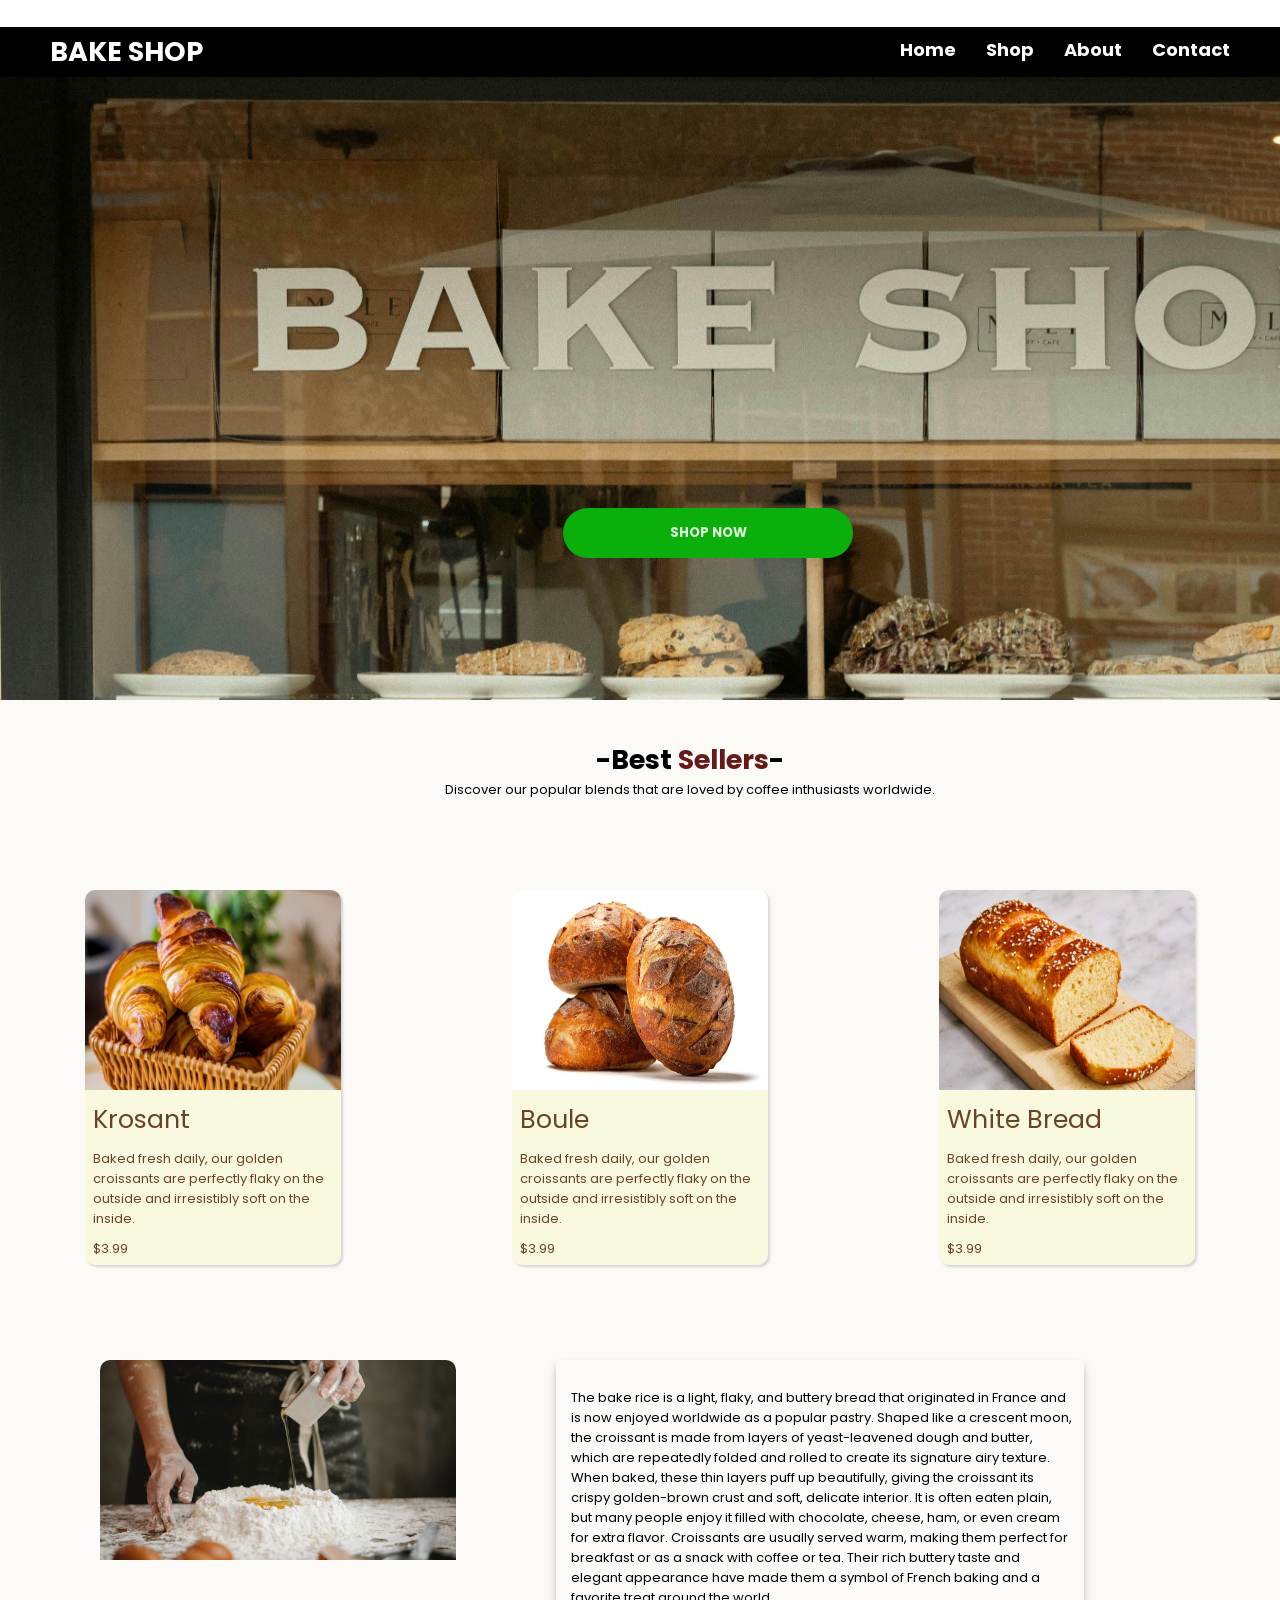
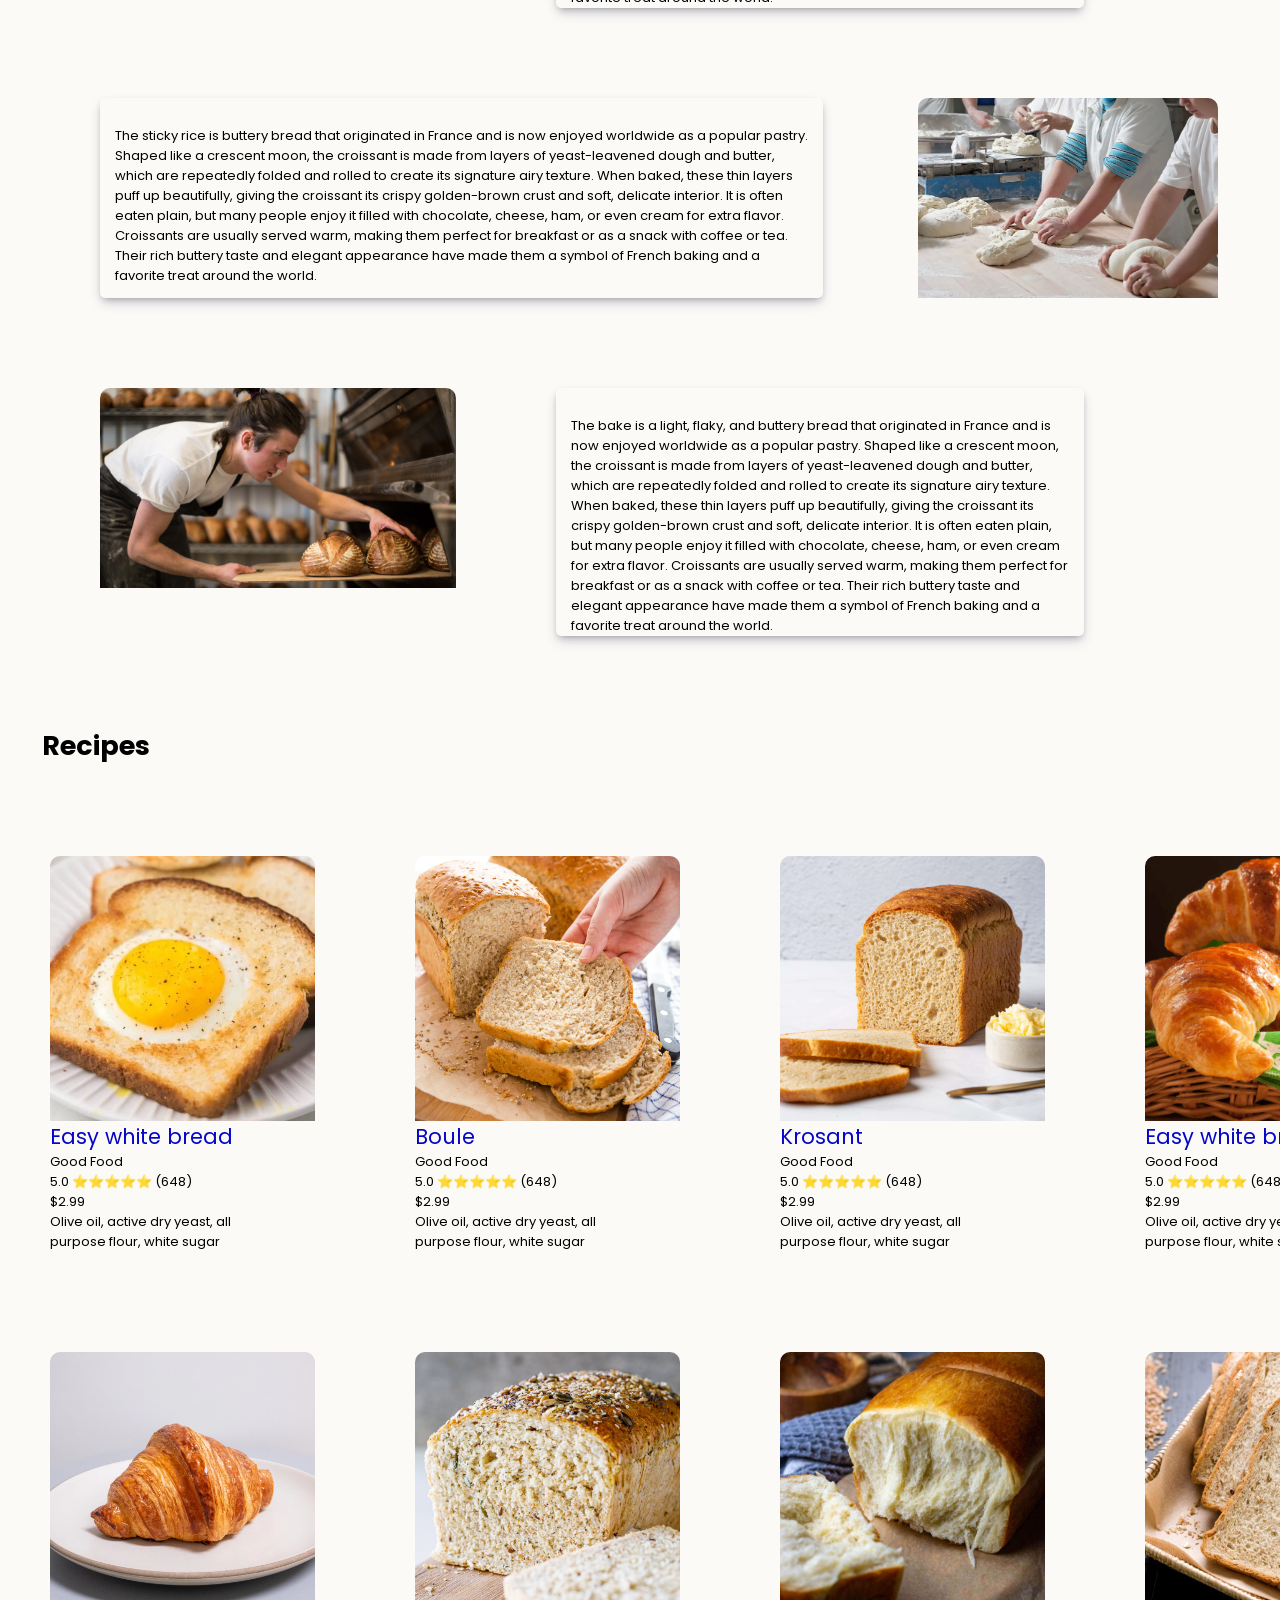
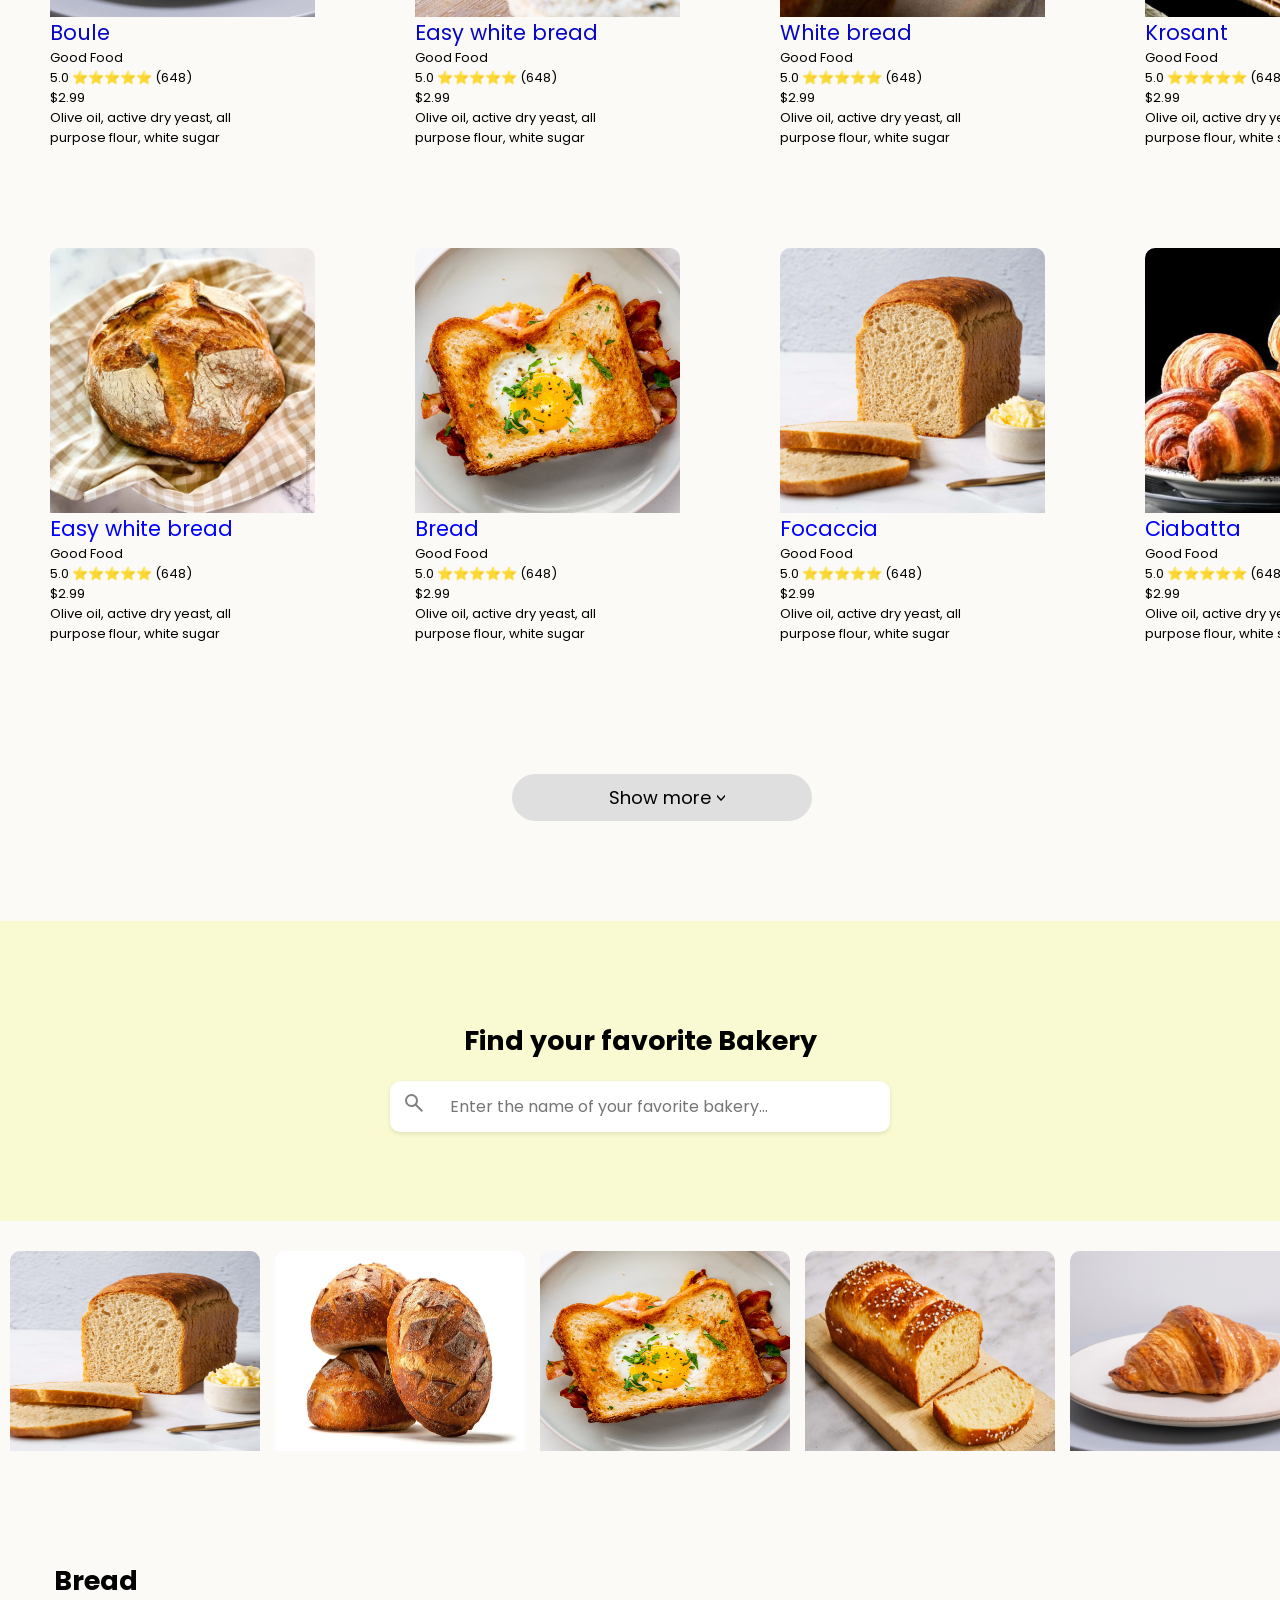
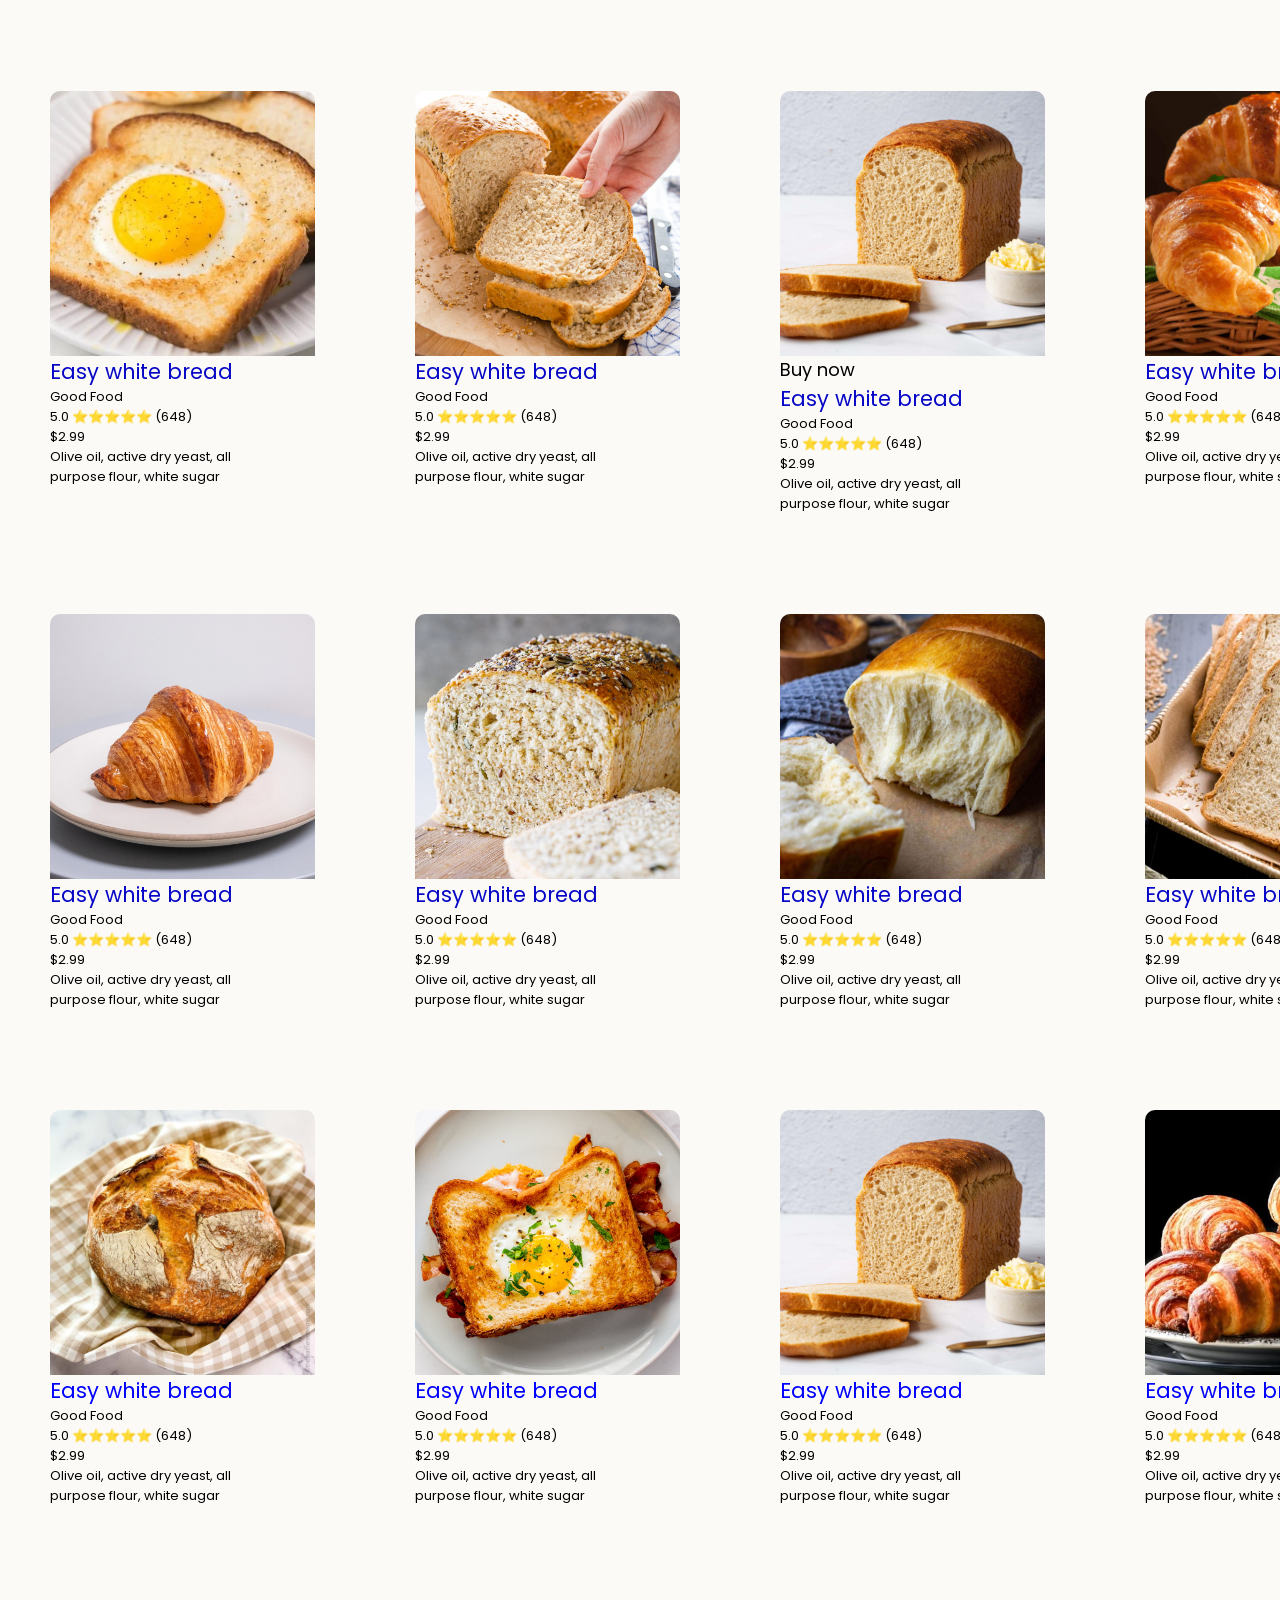
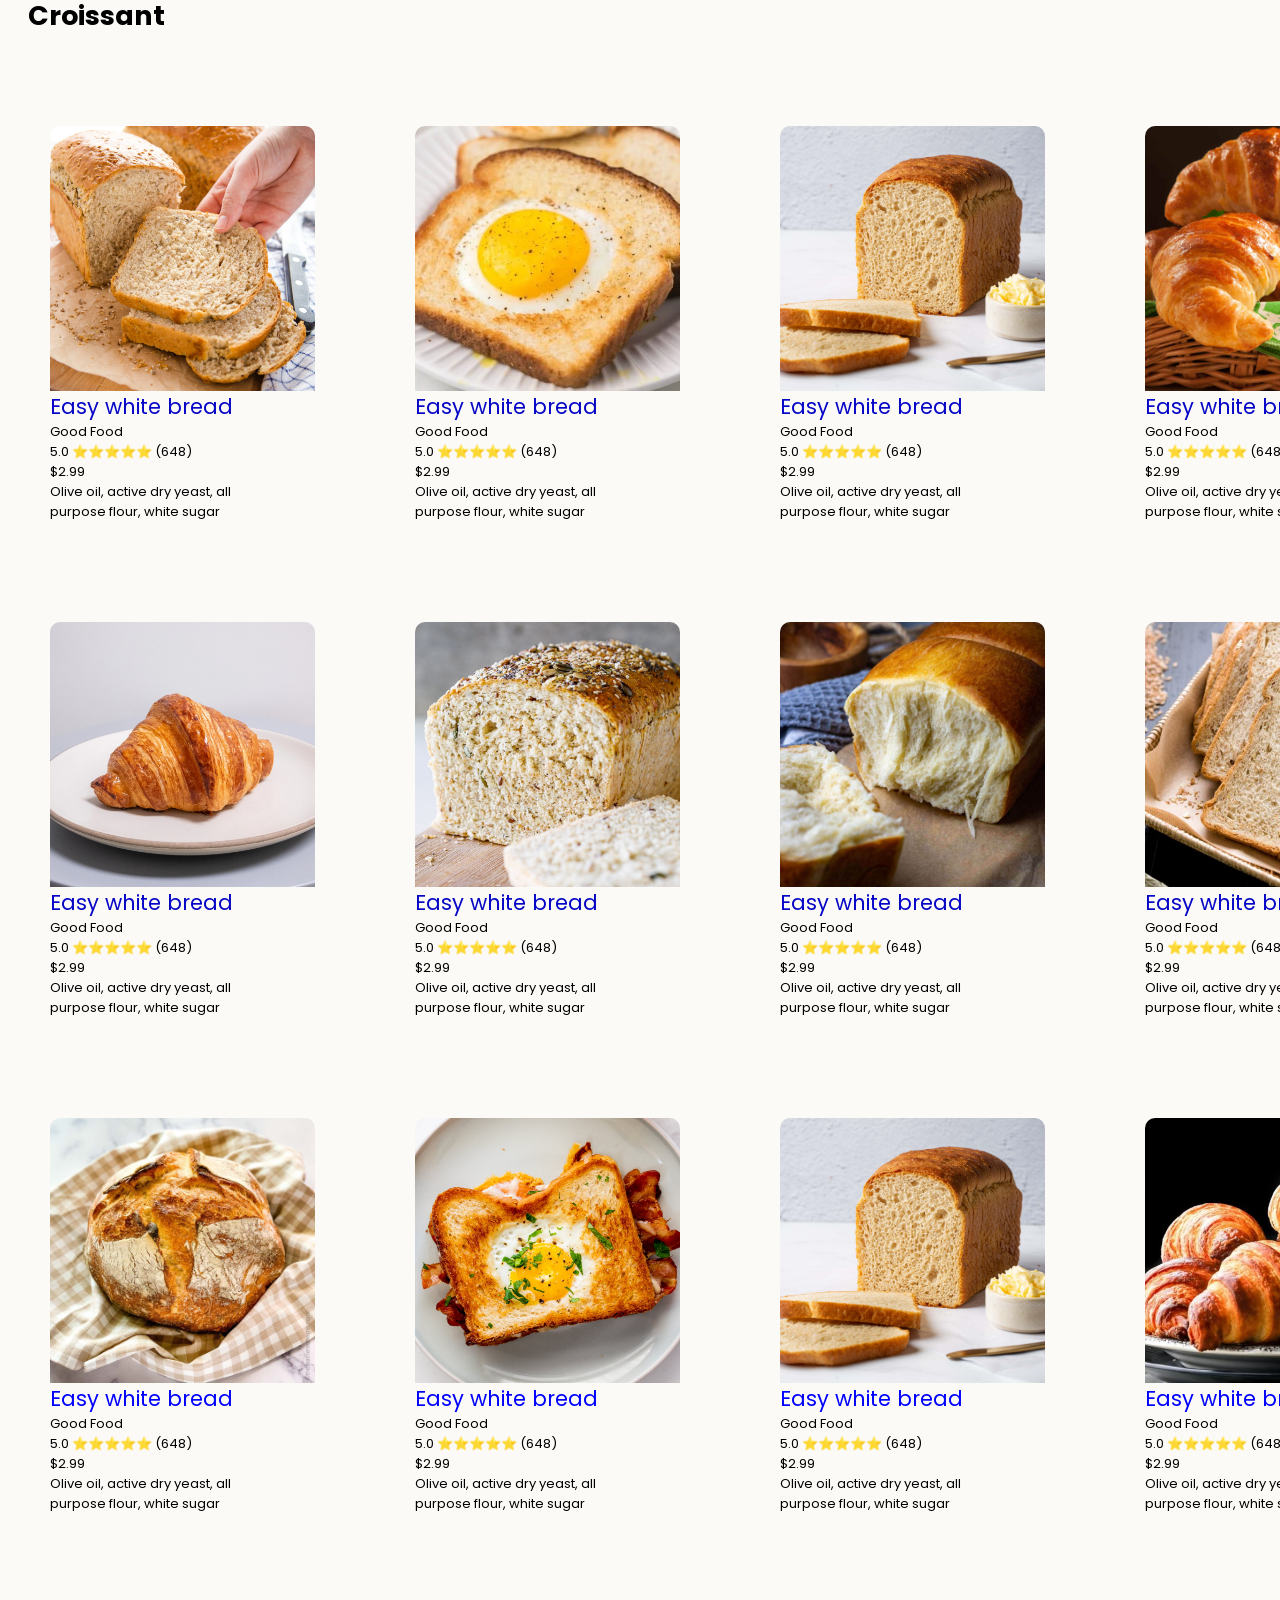
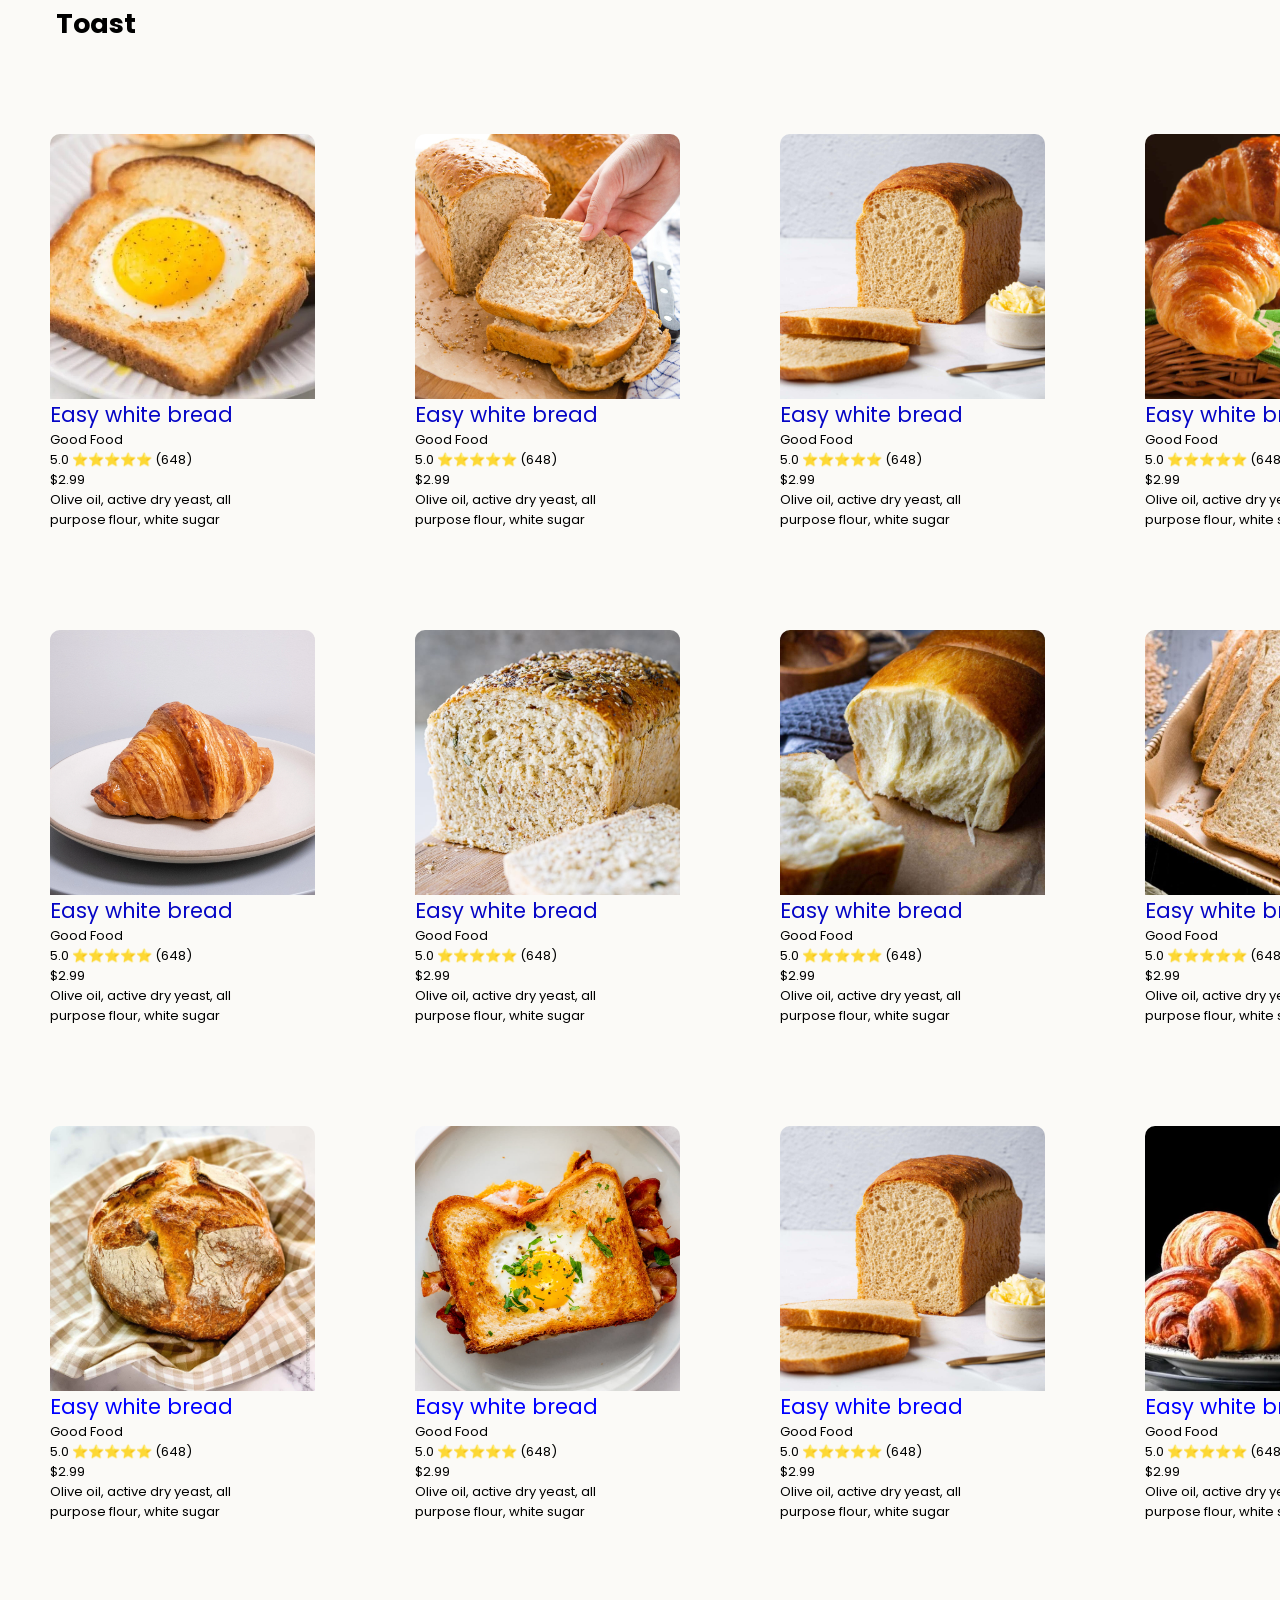
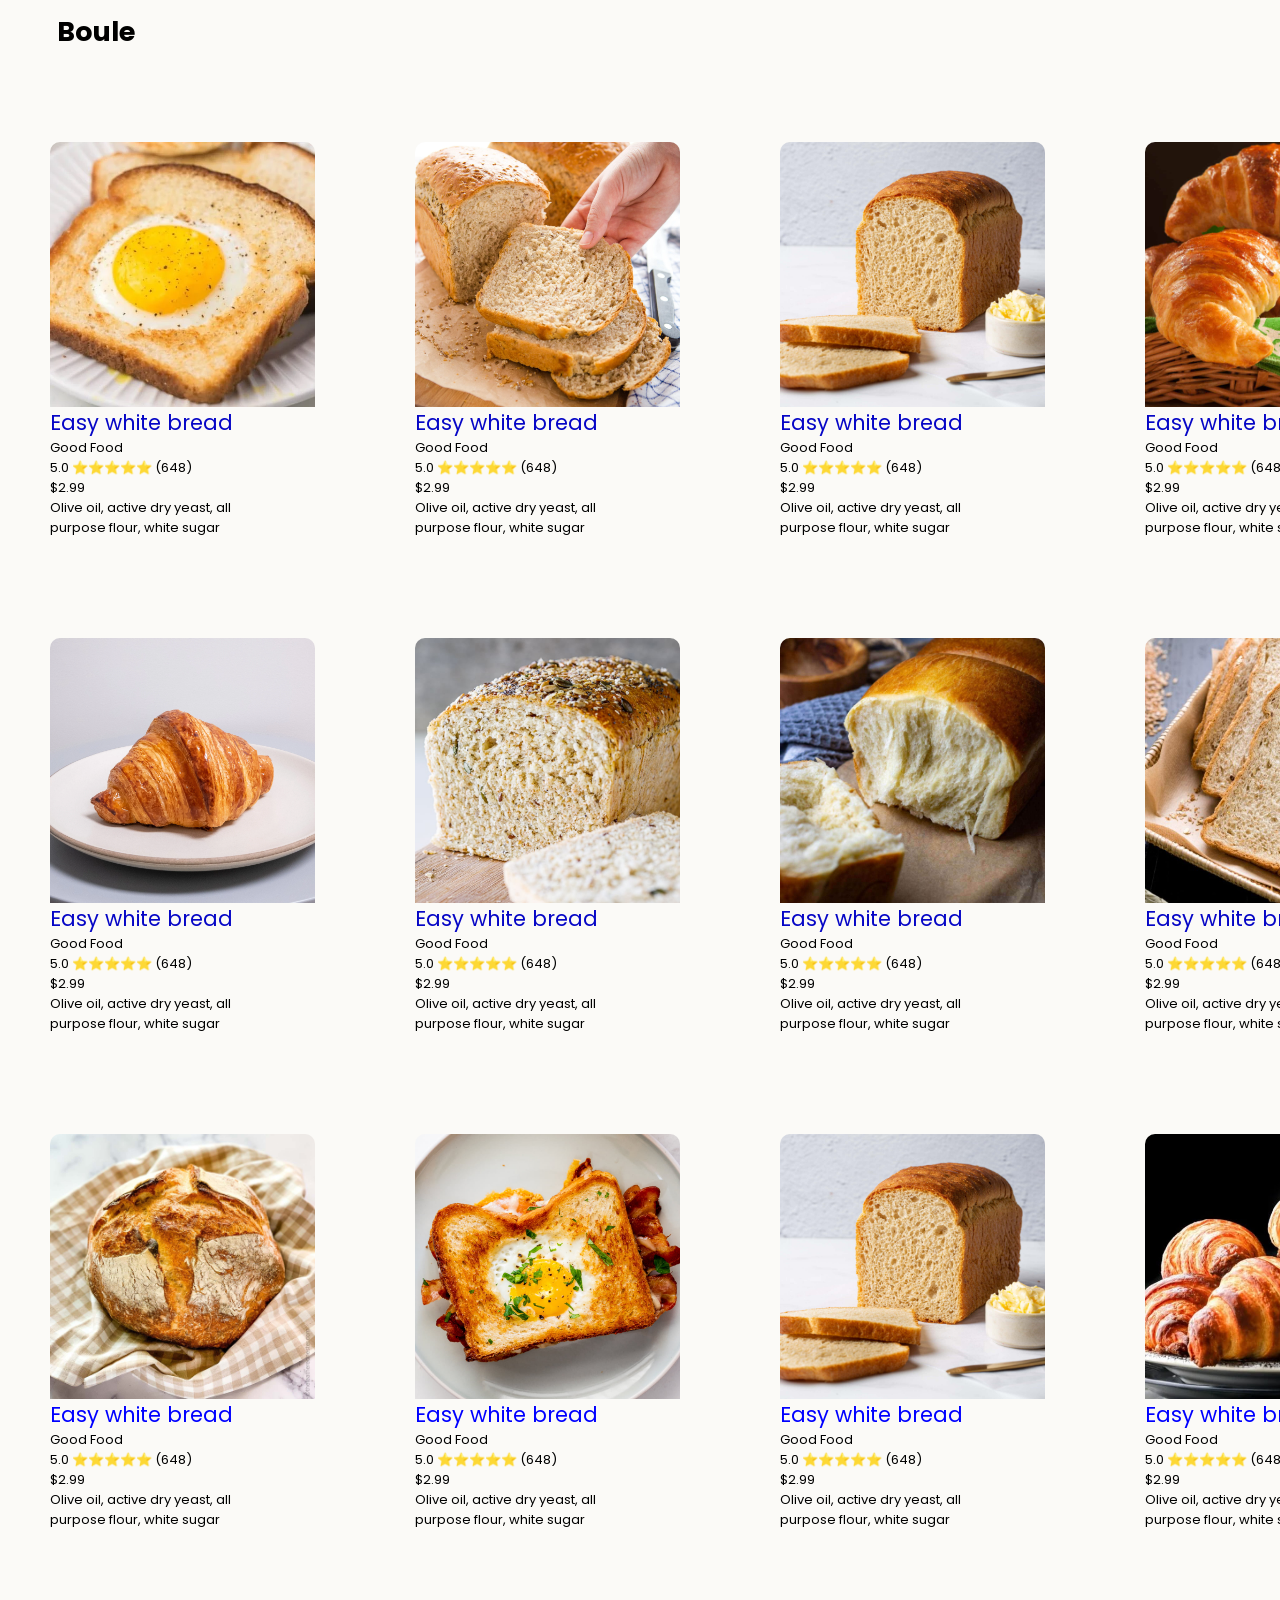
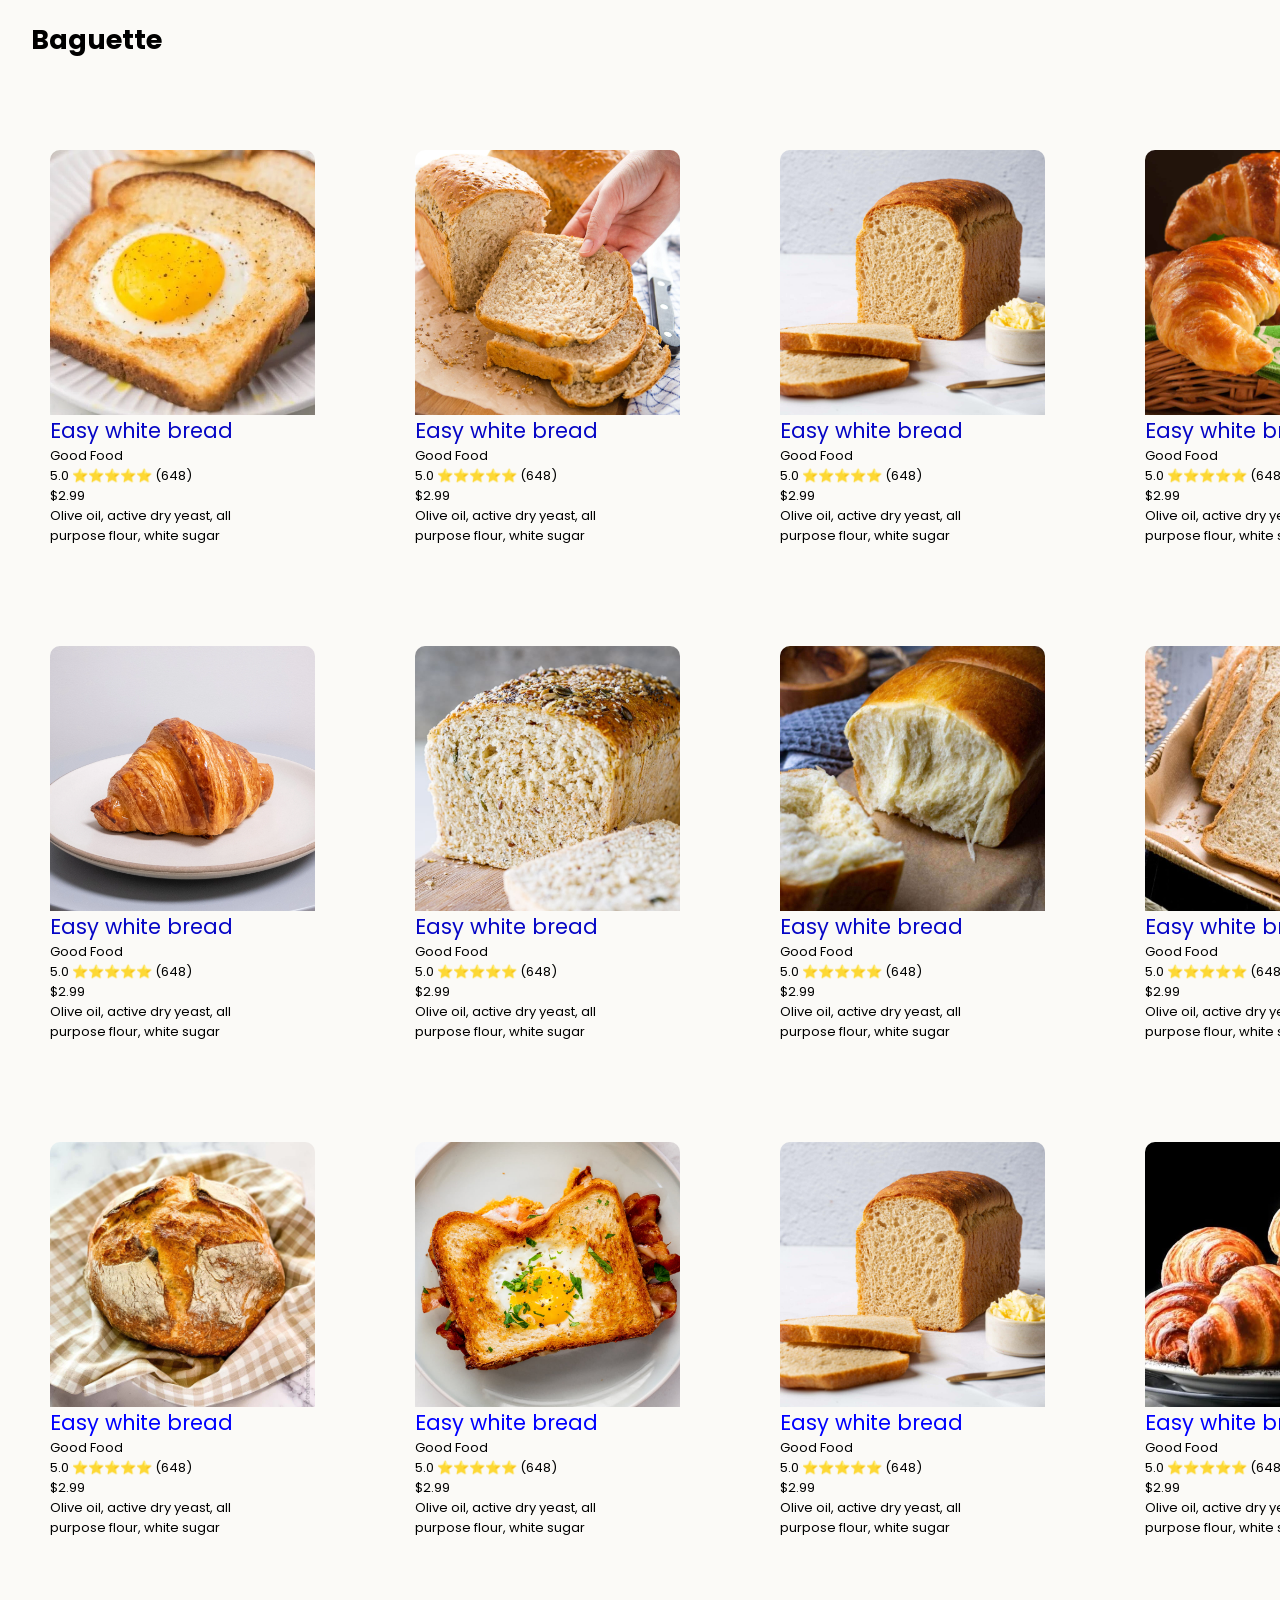
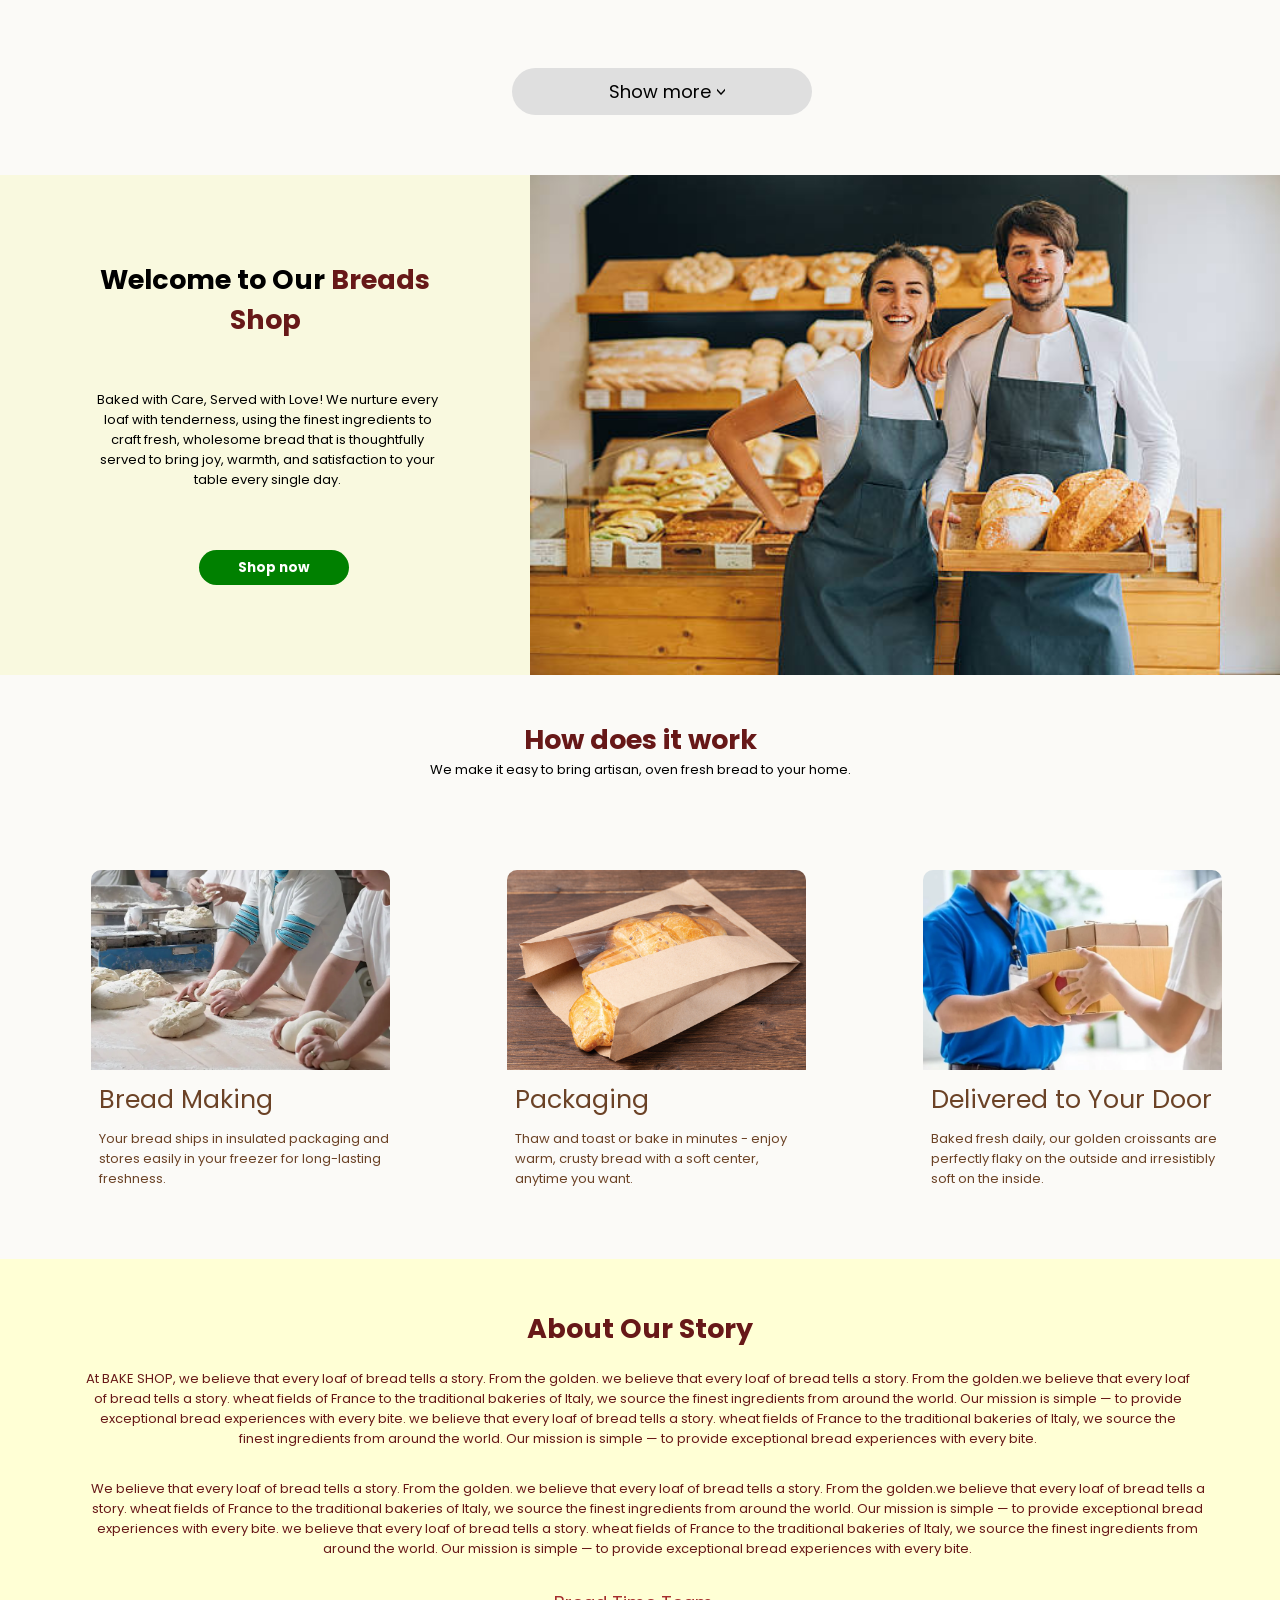
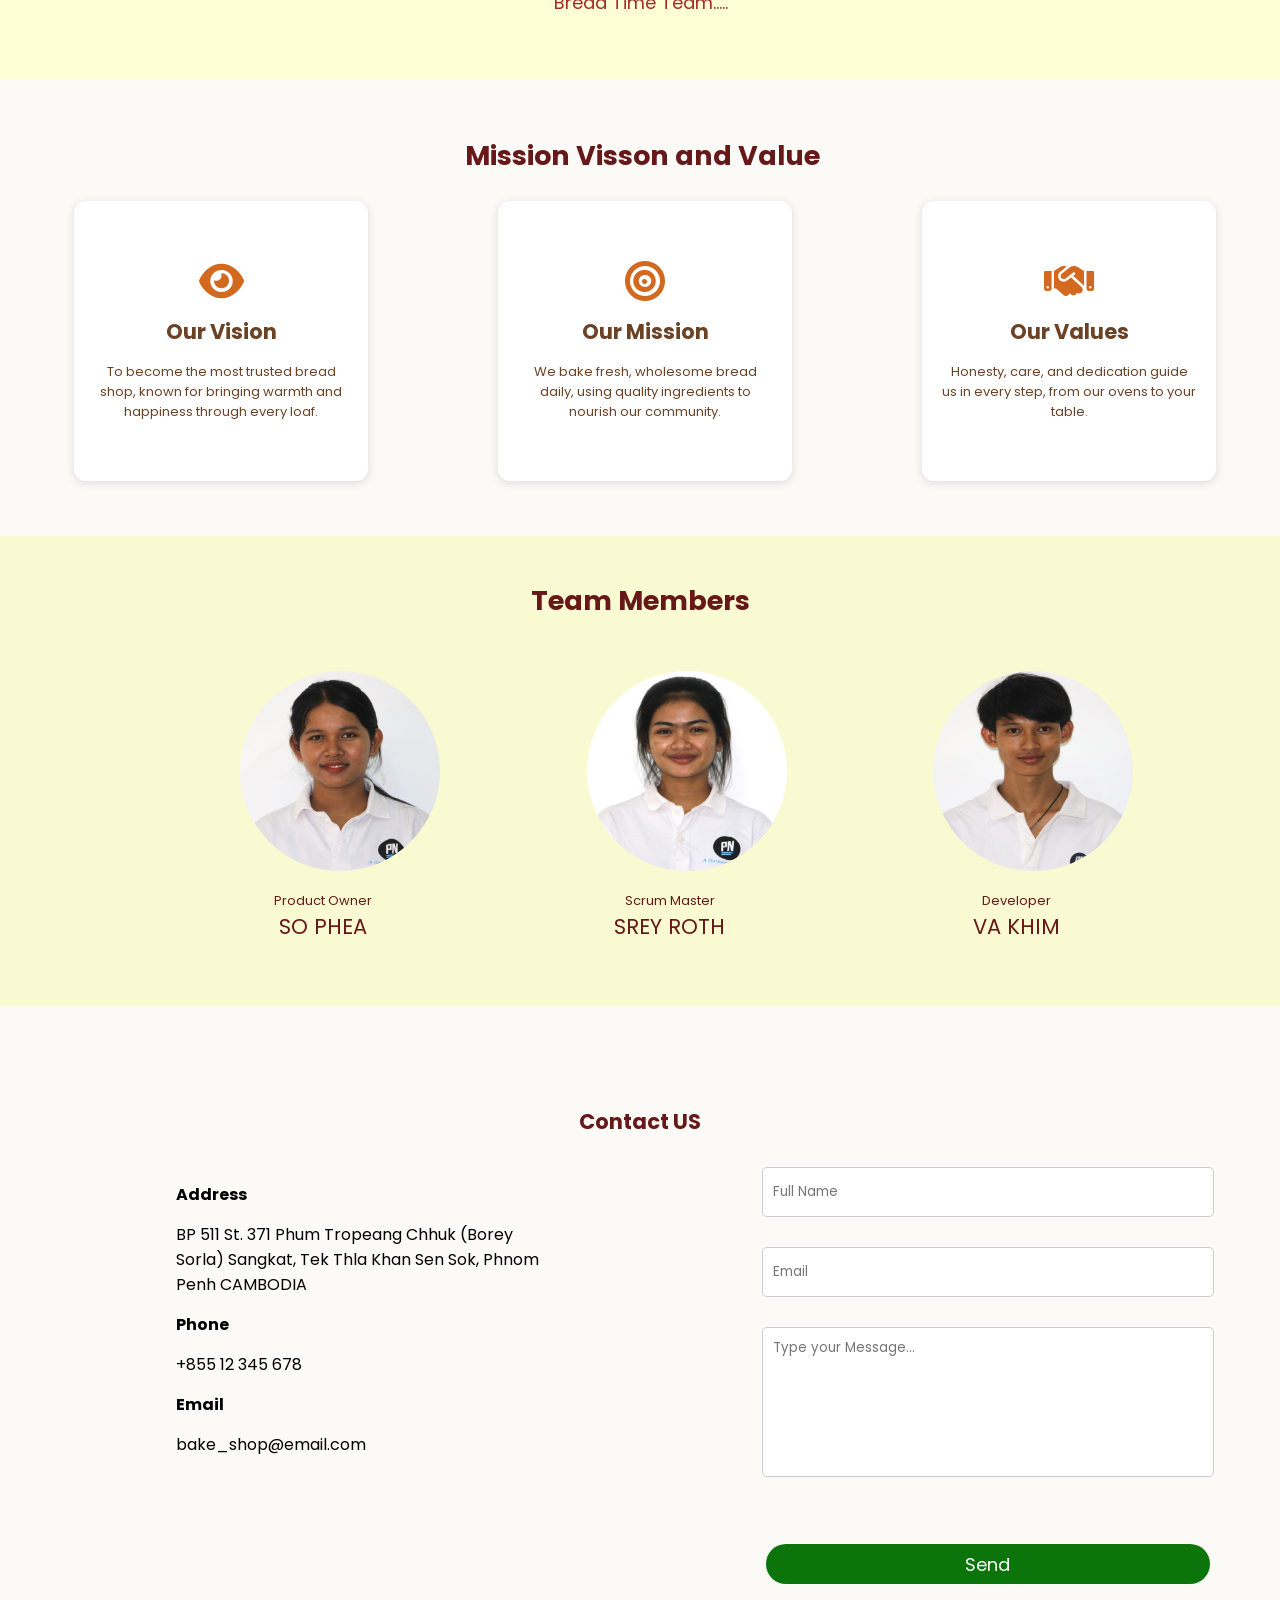
<file: index.html>
<!DOCTYPE html>
<html lang="en">

<head>
    <meta charset="UTF-8">
    <meta name="viewport" content="width=device-width, initial-scale=1.0">
    <title>BAKE SHOP</title>
    <link rel="stylesheet" href="../style/index.css">
    <link rel="stylesheet" href="https://cdnjs.cloudflare.com/ajax/libs/font-awesome/6.4.0/css/all.min.css">
    <link rel="icon" type="image/png" href="./images/logo.png">
</head>

<body>
    <section id="home">
        <section class="navbar">
            <div class="marquee-container">
                <div class="marquee-text">Enjoyed your time, eats what you really like it mean that you give a peaceful
                    to
                    your self !!</div>
            </div>
            <div class="navbar">
                <div class="navbar diplay row align between">
                    <div class="diplay row align color">
                        <div class="navbar-h2">
                            <h2>BAKE SHOP</h2>
                        </div>
                    </div>
                    <nav class="nav">
                        <ul>
                            <li><a href="#home">Home</a></li>
                            <li><a href="#shop">Shop</a></li>
                            <li><a href="#about">About</a></li>
                            <li><a href="#contact">Contact</a></li>
                        </ul>
                    </nav>
                </div>
            </div>
        </section>
        <div class="header">
            <div class="content-bg">
                <div class="main-content">
                    <div class="content-hover">
                        <button class="content-hover" type="submit">SHOP NOW</button>
                    </div>
                </div>
            </div>
            <div class="best-seller">
                <div class="best-seller-text">
                    <h2>-Best <span class="best-seller-h2">Sellers</span>-</h2>
                    <p>Discover our popular blends that are loved by coffee inthusiasts worldwide.</p>
                </div>
                <div class="best-seller-card">
                    <div class="card best-seller-01">
                        <img src="../images/croissants-848x477.jpg" alt="">
                        <div class="text">
                            <h3>Krosant</h3>
                            <p>Baked fresh daily, our golden croissants are perfectly flaky on the outside and
                                irresistibly
                                soft on the inside.</p>
                            <div class="price">
                                <p>$3.99</p>
                                <span class="material-symbols-outlined"></span>
                            </div>
                        </div>
                    </div>
                    <div class="card best-seller-02">
                        <img src="../images/10001-Boule-Country-Large-A_1080x.webp" alt="">

                        <div class="text">
                            <h3>Boule</h>
                                <p>Baked fresh daily, our golden croissants are perfectly flaky on the outside and
                                    irresistibly soft on the inside.</p>
                                <div class="price">
                                    <p>$3.99</p>
                                    <span class="material-symbols-outlined"></span>
                                </div>
                        </div>
                    </div>
                    <div class="card best-seller-03">
                        <img src="../images/brioche.png" alt="">
                        <div class="text">
                            <h3>White Bread</h3>
                            <p>Baked fresh daily, our golden croissants are perfectly flaky on the outside and
                                irresistibly
                                soft on the inside.</p>
                            <div class="price">
                                <p>$3.99</p>
                                <span class="material-symbols-outlined"></span>
                            </div>
                        </div>
                    </div>
                </div>
            </div>
            <div class="best-seller-detail">
                <div class="best-seller-detail01">

                    <img src="./images/dough-production-1200x675.jpg" alt="">
                    <!-- <div class="detail01-text"> -->
                    <p>The bake rice is a light, flaky, and buttery bread that originated in France and is now enjoyed
                        worldwide as a popular pastry. Shaped like a crescent moon, the croissant is made from layers of
                        yeast-leavened dough and butter, which are repeatedly folded and rolled to create its signature
                        airy
                        texture. When baked, these thin layers puff up beautifully, giving the croissant its crispy
                        golden-brown crust and soft, delicate interior. It is often eaten plain, but many people enjoy
                        it
                        filled with chocolate, cheese, ham, or even cream for extra flavor. Croissants are usually
                        served
                        warm, making them perfect for breakfast or as a snack with coffee or tea. Their rich buttery
                        taste
                        and elegant appearance have made them a symbol of French baking and a favorite treat around the
                        world.</p>
                    <!-- </div> -->
                </div>
                <div class="best-seller-detail02">
                    <!-- <div class="detail01-text"> -->
                    <p>The sticky rice is buttery bread that originated in France and is now enjoyed
                        worldwide as a popular pastry. Shaped like a crescent moon, the croissant is made from layers of
                        yeast-leavened dough and butter, which are repeatedly folded and rolled to create its signature
                        airy
                        texture. When baked, these thin layers puff up beautifully, giving the croissant its crispy
                        golden-brown crust and soft, delicate interior. It is often eaten plain, but many people enjoy
                        it
                        filled with chocolate, cheese, ham, or even cream for extra flavor. Croissants are usually
                        served
                        warm, making them perfect for breakfast or as a snack with coffee or tea. Their rich buttery
                        taste
                        and elegant appearance have made them a symbol of French baking and a favorite treat around the
                        world.</p>
                    <img src="./images/Bakers-dough.webp" alt="">
                    <!-- </div> -->
                </div>
                <div class="best-seller-detail03">
                    <img src="./images/20200330-Bread-02.webp" alt="">
                    <!-- <div class="detail01-text"> -->
                    <p>The bake is a light, flaky, and buttery bread that originated in France and is now enjoyed
                        worldwide as a popular pastry. Shaped like a crescent moon, the croissant is made from layers of
                        yeast-leavened dough and butter, which are repeatedly folded and rolled to create its signature
                        airy
                        texture. When baked, these thin layers puff up beautifully, giving the croissant its crispy
                        golden-brown crust and soft, delicate interior. It is often eaten plain, but many people enjoy
                        it
                        filled with chocolate, cheese, ham, or even cream for extra flavor. Croissants are usually
                        served
                        warm, making them perfect for breakfast or as a snack with coffee or tea. Their rich buttery
                        taste
                        and elegant appearance have made them a symbol of French baking and a favorite treat around the
                        world.</p>
                    <!-- </div> -->
                </div>
            </div>
            <div class="recipes">
                <h1>Recipes</h1>
            </div>
            <section class="container">
                <div class="container-01">
                    <div class="container-img">
                        <img src="../images/egg-in-a-hole-15-500x500.webp" alt="">
                    </div>
                    <div class="container-text">
                        <h3>Easy white bread</h3>
                        <p>Good Food</p>
                        <p>5.0 ⭐⭐⭐⭐⭐ (648)</p>
                        <p>$2.99</p>
                        <p>Olive oil, active dry yeast, all</p>
                        <p>purpose flour, white sugar</p>

                    </div>
                </div>
                <div class="container-02">
                    <div class="container-img">
                        <img src="../images/easy-whole-grain-sandwich-bread-fb-ig-6-scaled.webp" alt="">
                    </div>
                    <div class="container-text">
                        <h3>Boule</h3>
                        <p>Good Food</p>
                        <p>5.0 ⭐⭐⭐⭐⭐ (648)</p>
                        <p>$2.99</p>
                        <p>Olive oil, active dry yeast, all</p>
                        <p>purpose flour, white sugar</p>

                    </div>
                </div>
                <div class="container-03">
                    <div class="container-img">
                        <img src="../images/WheatBreadLoaf_45e6b874-d81e-4363-9772-1f91150a34a7.jpg" alt="">
                    </div>
                    <div class="container-text">
                        <h3>Krosant</h3>
                        <p>Good Food</p>
                        <p>5.0 ⭐⭐⭐⭐⭐ (648)</p>
                        <p>$2.99</p>
                        <p>Olive oil, active dry yeast, all</p>
                        <p>purpose flour, white sugar</p>

                    </div>
                </div>
                <div class="container-04">
                    <div class="container-img">
                        <img src="../images/croissant-70.jpg" alt="">
                    </div>
                    <div class="container-text">
                        <h3>Easy white bread</h3>
                        <p>Good Food</p>
                        <p>5.0 ⭐⭐⭐⭐⭐ (648)</p>
                        <p>$2.99</p>
                        <p>Olive oil, active dry yeast, all</p>
                        <p>purpose flour, white sugar</p>

                    </div>
                </div>
            </section>
            <section class="container01">
                <div class="container-06">
                    <div class="container-img">
                        <img src="../images/plain-croissant_1024x1024@2x.webp" alt="">
                    </div>
                    <div class="container-text">
                        <h3>Boule</h3>
                        <p>Good Food</p>
                        <p>5.0 ⭐⭐⭐⭐⭐ (648)</p>
                        <p>$2.99</p>
                        <p>Olive oil, active dry yeast, all</p>
                        <p>purpose flour, white sugar</p>

                    </div>
                </div>
                <div class="container-07">
                    <div class="container-img">
                        <img src="../images/Healthy-sandwich-bread-8.jpg" alt="">
                    </div>
                    <div class="container-text">
                        <h3>Easy white bread</h3>
                        <p>Good Food</p>
                        <p>5.0 ⭐⭐⭐⭐⭐ (648)</p>
                        <p>$2.99</p>
                        <p>Olive oil, active dry yeast, all</p>
                        <p>purpose flour, white sugar</p>

                    </div>
                </div>
                <div class="container-08">
                    <div class="container-img">
                        <img src="../images/Square-2024.10.04-Sourdough-milk-bread-0693.jpg" alt="">
                    </div>
                    <div class="container-text">
                        <h3>White bread</h3>
                        <p>Good Food</p>
                        <p>5.0 ⭐⭐⭐⭐⭐ (648)</p>
                        <p>$2.99</p>
                        <p>Olive oil, active dry yeast, all</p>
                        <p>purpose flour, white sugar</p>

                    </div>
                </div>
                <div class="container-09">
                    <div class="container-img">
                        <img src="../images/wholewheat-bread_(1).jpg" alt="">
                    </div>
                    <div class="container-text">
                        <h3>Krosant</h3>
                        <p>Good Food</p>
                        <p>5.0 ⭐⭐⭐⭐⭐ (648)</p>
                        <p>$2.99</p>
                        <p>Olive oil, active dry yeast, all</p>
                        <p>purpose flour, white sugar</p>

                    </div>
                </div>
                <div class="container-010">
                </div>
            </section>
            <section class="container02">
                <div class="container-06">
                    <div class="container-img">
                        <img src="../images/sourdough-garlic-bread-square.jpg" alt="">
                    </div>
                    <div class="container-text">
                        <h3>Easy white bread</h3>
                        <p>Good Food</p>
                        <p>5.0 ⭐⭐⭐⭐⭐ (648)</p>
                        <p>$2.99</p>
                        <p>Olive oil, active dry yeast, all</p>
                        <p>purpose flour, white sugar</p>

                    </div>
                </div>
                <div class="container-07">
                    <div class="container-img">
                        <img src="../images/Breakfast-grilled-cheese-4.jpg" alt="">
                    </div>
                    <div class="container-text">
                        <h3>Bread</h3>
                        <p>Good Food</p>
                        <p>5.0 ⭐⭐⭐⭐⭐ (648)</p>
                        <p>$2.99</p>
                        <p>Olive oil, active dry yeast, all</p>
                        <p>purpose flour, white sugar</p>

                    </div>
                </div>
                <div class="container-08">
                    <div class="container-img">
                        <img src="../images/WheatBreadLoaf_45e6b874-d81e-4363-9772-1f91150a34a7.jpg" alt="">
                    </div>
                    <div class="container-text">
                        <h3>Focaccia</h3>
                        <p>Good Food</p>
                        <p>5.0 ⭐⭐⭐⭐⭐ (648)</p>
                        <p>$2.99</p>
                        <p>Olive oil, active dry yeast, all</p>
                        <p>purpose flour, white sugar</p>

                    </div>
                </div>
                <div class="container-09">
                    <div class="container-img">
                        <img src="../images/croissant.png" alt="">
                    </div>
                    <div class="container-text">
                        <h3>Ciabatta</h3>
                        <p>Good Food</p>
                        <p>5.0 ⭐⭐⭐⭐⭐ (648)</p>
                        <p>$2.99</p>
                        <p>Olive oil, active dry yeast, all</p>
                        <p>purpose flour, white sugar</p>

                    </div>
                </div>
            </section>
            <div class="show-more">
                <div><span><a href="https://pixabay.com/images/search/bread%20shop/">Show more</a></span><span
                        class="show-more01">></span></div>
            </div>
    </section>
    <section id="shop">
        <div class="shop">
            <h1>Find your favorite Bakery</h1>
            <div class="search-container">
                <div class="search-box">
                    <span class="search-icon"><svg xmlns="http://www.w3.org/2000/svg" height="24px"
                            viewBox="0 -960 960 960" width="24px" fill="#808080" padding-top="0px">
                            <path
                                d="M784-120 532-372q-30 24-69 38t-83 14q-109 0-184.5-75.5T120-580q0-109 75.5-184.5T380-840q109 0 184.5 75.5T640-580q0 44-14 83t-38 69l252 252-56 56ZM380-400q75 0 127.5-52.5T560-580q0-75-52.5-127.5T380-760q-75 0-127.5 52.5T200-580q0 75 52.5 127.5T380-400Z" />
                        </svg></span>
                    <input type="text" id="searchInput" placeholder="Enter the name of your favorite bakery...">
                </div>
            </div>
        </div>
        <div class="scroll-container">
            <div class="definition">
                <div class="wrapper">
                    <img src="./images/WheatBreadLoaf_45e6b874-d81e-4363-9772-1f91150a34a7.jpg" alt="">
                    <div class="info">
                        <h2>White Bread</h2>

                    </div>
                </div>
            </div>
            <div class="definition">
                <div class="wrapper">
                    <img src="./images/10001-Boule-Country-Large-A_1080x.webp" alt="">
                    <div class="info">
                        <h2>White Bread</h2>
                    </div>
                </div>
            </div>
            <div class="definition">
                <div class="wrapper">
                    <img src="./images/Breakfast-grilled-cheese-4.jpg" alt="">
                    <div class="info">
                        <h2>Boule</h2>
                    </div>
                </div>

            </div>
            <div class="definition">
                <div class="wrapper">
                    <img src="./images/brioche.png" alt="">
                    <div class="info">
                        <h2>Toast</h2>
                    </div>
                </div>
            </div>
            <div class="definition">
                <div class="wrapper">
                    <img src="./images/plain-croissant_1024x1024@2x.webp" alt="">
                    <div class="info">
                        <h2>Toast</h2>
                    </div>
                </div>
            </div>
            <div class="definition">
                <div class="wrapper">
                    <img src="./images/pexels-pixabay-209206.jpg" alt="">
                    <div class="info">
                        <h2>Toast</h2>
                    </div>
                </div>
            </div>
            <div class="definition">
                <div class="wrapper">
                    <img src="./images/Square-2024.10.04-Sourdough-milk-bread-0693.jpg" alt="">
                    <div class="info">
                        <h2>Toast</h2>
                    </div>
                </div>
            </div>
            <div class="definition">
                <div class="wrapper">
                    <img src="./images/step-by-step-croissants-46898-1.jpeg" alt="">
                    <div class="info">
                        <h2>Toast</h2>
                    </div>
                </div>
            </div>
            <div class="scroll-button"></div>
            <!-- <div class="definition">
                <img src="./images/croissant-70.jpg" alt="">
            </div>
            <div class="definition">
                <img src="./images/croissant-70.jpg" alt="">
            </div> -->
        </div>
        <div class="bread-type">
            <div class="recipes">
                <h1>Bread</h1>
            </div>
            <section class="container">
                <div class="container-01">
                    <div class="container-img">
                        <img src="../images/egg-in-a-hole-15-500x500.webp" alt="">
                    </div>
                    <div class="container-text">
                        <h3>Easy white bread</h3>
                        <p>Good Food</p>
                        <p>5.0 ⭐⭐⭐⭐⭐ (648)</p>
                        <p>$2.99</p>
                        <p>Olive oil, active dry yeast, all</p>
                        <p>purpose flour, white sugar</p>

                    </div>
                </div>
                <div class="container-02">
                    <div class="container-img">
                        <img src="../images/easy-whole-grain-sandwich-bread-fb-ig-6-scaled.webp" alt="">
                    </div>
                    <div class="container-text">
                        <h3>Easy white bread</h3>
                        <p>Good Food</p>
                        <p>5.0 ⭐⭐⭐⭐⭐ (648)</p>
                        <p>$2.99</p>
                        <p>Olive oil, active dry yeast, all</p>
                        <p>purpose flour, white sugar</p>

                    </div>
                </div>
                <div class="container-03">
                    <div class="container-img">
                        <img src="../images/WheatBreadLoaf_45e6b874-d81e-4363-9772-1f91150a34a7.jpg" alt="">
                        <div class="caption">Buy now</div>
                    </div>
                    <div class="container-text">
                        <h3>Easy white bread</h3>
                        <p>Good Food</p>
                        <p>5.0 ⭐⭐⭐⭐⭐ (648)</p>
                        <p>$2.99</p>
                        <p>Olive oil, active dry yeast, all</p>
                        <p>purpose flour, white sugar</p>

                    </div>
                </div>
                <div class="container-04">
                    <div class="container-img">
                        <img src="../images/croissant-70.jpg" alt="">
                    </div>
                    <div class="container-text">
                        <h3>Easy white bread</h3>
                        <p>Good Food</p>
                        <p>5.0 ⭐⭐⭐⭐⭐ (648)</p>
                        <p>$2.99</p>
                        <p>Olive oil, active dry yeast, all</p>
                        <p>purpose flour, white sugar</p>

                    </div>
                </div>
            </section>
            <section class="container01">
                <div class="container-06">
                    <div class="container-img">
                        <img src="../images/plain-croissant_1024x1024@2x.webp" alt="">
                    </div>
                    <div class="container-text">
                        <h3>Easy white bread</h3>
                        <p>Good Food</p>
                        <p>5.0 ⭐⭐⭐⭐⭐ (648)</p>
                        <p>$2.99</p>
                        <p>Olive oil, active dry yeast, all</p>
                        <p>purpose flour, white sugar</p>

                    </div>
                </div>
                <div class="container-07">
                    <div class="container-img">
                        <img src="../images/Healthy-sandwich-bread-8.jpg" alt="">
                    </div>
                    <div class="container-text">
                        <h3>Easy white bread</h3>
                        <p>Good Food</p>
                        <p>5.0 ⭐⭐⭐⭐⭐ (648)</p>
                        <p>$2.99</p>
                        <p>Olive oil, active dry yeast, all</p>
                        <p>purpose flour, white sugar</p>

                    </div>
                </div>
                <div class="container-08">
                    <div class="container-img">
                        <img src="../images/Square-2024.10.04-Sourdough-milk-bread-0693.jpg" alt="">
                    </div>
                    <div class="container-text">
                        <h3>Easy white bread</h3>
                        <p>Good Food</p>
                        <p>5.0 ⭐⭐⭐⭐⭐ (648)</p>
                        <p>$2.99</p>
                        <p>Olive oil, active dry yeast, all</p>
                        <p>purpose flour, white sugar</p>

                    </div>
                </div>
                <div class="container-09">
                    <div class="container-img">
                        <img src="../images/wholewheat-bread_(1).jpg" alt="">
                    </div>
                    <div class="container-text">
                        <h3>Easy white bread</h3>
                        <p>Good Food</p>
                        <p>5.0 ⭐⭐⭐⭐⭐ (648)</p>
                        <p>$2.99</p>
                        <p>Olive oil, active dry yeast, all</p>
                        <p>purpose flour, white sugar</p>

                    </div>
                </div>
            </section>
            <section class="container02">
                <div class="container-06">
                    <div class="container-img">
                        <img src="../images/sourdough-garlic-bread-square.jpg" alt="">
                    </div>
                    <div class="container-text">
                        <h3>Easy white bread</h3>
                        <p>Good Food</p>
                        <p>5.0 ⭐⭐⭐⭐⭐ (648)</p>
                        <p>$2.99</p>
                        <p>Olive oil, active dry yeast, all</p>
                        <p>purpose flour, white sugar</p>

                    </div>
                </div>
                <div class="container-07">
                    <div class="container-img">
                        <img src="../images/Breakfast-grilled-cheese-4.jpg" alt="">
                    </div>
                    <div class="container-text">
                        <h3>Easy white bread</h3>
                        <p>Good Food</p>
                        <p>5.0 ⭐⭐⭐⭐⭐ (648)</p>
                        <p>$2.99</p>
                        <p>Olive oil, active dry yeast, all</p>
                        <p>purpose flour, white sugar</p>

                    </div>
                </div>
                <div class="container-08">
                    <div class="container-img">
                        <img src="../images/WheatBreadLoaf_45e6b874-d81e-4363-9772-1f91150a34a7.jpg" alt="">
                    </div>
                    <div class="container-text">
                        <h3>Easy white bread</h3>
                        <p>Good Food</p>
                        <p>5.0 ⭐⭐⭐⭐⭐ (648)</p>
                        <p>$2.99</p>
                        <p>Olive oil, active dry yeast, all</p>
                        <p>purpose flour, white sugar</p>

                    </div>
                </div>
                <div class="container-09">
                    <div class="container-img">
                        <img src="../images/croissant.png" alt="">
                    </div>
                    <div class="container-text">
                        <h3>Easy white bread</h3>
                        <p>Good Food</p>
                        <p>5.0 ⭐⭐⭐⭐⭐ (648)</p>
                        <p>$2.99</p>
                        <p>Olive oil, active dry yeast, all</p>
                        <p>purpose flour, white sugar</p>

                    </div>
                </div>
            </section>
        </div>
        <div class="bread-type">
            <div class="recipes">
                <h1>Croissant</h1>
            </div>
            <section class="container">
                <div class="container-01">
                    <div class="container-img">

                        <img src="../images/easy-whole-grain-sandwich-bread-fb-ig-6-scaled.webp" alt="">
                    </div>
                    <div class="container-text">
                        <h3>Easy white bread</h3>
                        <p>Good Food</p>
                        <p>5.0 ⭐⭐⭐⭐⭐ (648)</p>
                        <p>$2.99</p>
                        <p>Olive oil, active dry yeast, all</p>
                        <p>purpose flour, white sugar</p>

                    </div>
                </div>
                <div class="container-02">
                    <div class="container-img">
                        <img src="../images/egg-in-a-hole-15-500x500.webp" alt="">
                    </div>
                    <div class="container-text">
                        <h3>Easy white bread</h3>
                        <p>Good Food</p>
                        <p>5.0 ⭐⭐⭐⭐⭐ (648)</p>
                        <p>$2.99</p>
                        <p>Olive oil, active dry yeast, all</p>
                        <p>purpose flour, white sugar</p>

                    </div>
                </div>
                <div class="container-03">
                    <div class="container-img">
                        <img src="../images/WheatBreadLoaf_45e6b874-d81e-4363-9772-1f91150a34a7.jpg" alt="">
                    </div>
                    <div class="container-text">
                        <h3>Easy white bread</h3>
                        <p>Good Food</p>
                        <p>5.0 ⭐⭐⭐⭐⭐ (648)</p>
                        <p>$2.99</p>
                        <p>Olive oil, active dry yeast, all</p>
                        <p>purpose flour, white sugar</p>

                    </div>
                </div>
                <div class="container-04">
                    <div class="container-img">
                        <img src="../images/croissant-70.jpg" alt="">
                    </div>
                    <div class="container-text">
                        <h3>Easy white bread</h3>
                        <p>Good Food</p>
                        <p>5.0 ⭐⭐⭐⭐⭐ (648)</p>
                        <p>$2.99</p>
                        <p>Olive oil, active dry yeast, all</p>
                        <p>purpose flour, white sugar</p>

                    </div>
                </div>
            </section>
            <section class="container01">
                <div class="container-06">
                    <div class="container-img">
                        <img src="../images/plain-croissant_1024x1024@2x.webp" alt="">
                    </div>
                    <div class="container-text">
                        <h3>Easy white bread</h3>
                        <p>Good Food</p>
                        <p>5.0 ⭐⭐⭐⭐⭐ (648)</p>
                        <p>$2.99</p>
                        <p>Olive oil, active dry yeast, all</p>
                        <p>purpose flour, white sugar</p>

                    </div>
                </div>
                <div class="container-07">
                    <div class="container-img">
                        <img src="../images/Healthy-sandwich-bread-8.jpg" alt="">
                    </div>
                    <div class="container-text">
                        <h3>Easy white bread</h3>
                        <p>Good Food</p>
                        <p>5.0 ⭐⭐⭐⭐⭐ (648)</p>
                        <p>$2.99</p>
                        <p>Olive oil, active dry yeast, all</p>
                        <p>purpose flour, white sugar</p>

                    </div>
                </div>
                <div class="container-08">
                    <div class="container-img">
                        <img src="../images/Square-2024.10.04-Sourdough-milk-bread-0693.jpg" alt="">
                    </div>
                    <div class="container-text">
                        <h3>Easy white bread</h3>
                        <p>Good Food</p>
                        <p>5.0 ⭐⭐⭐⭐⭐ (648)</p>
                        <p>$2.99</p>
                        <p>Olive oil, active dry yeast, all</p>
                        <p>purpose flour, white sugar</p>

                    </div>
                </div>
                <div class="container-09">
                    <div class="container-img">
                        <img src="../images/wholewheat-bread_(1).jpg" alt="">
                    </div>
                    <div class="container-text">
                        <h3>Easy white bread</h3>
                        <p>Good Food</p>
                        <p>5.0 ⭐⭐⭐⭐⭐ (648)</p>
                        <p>$2.99</p>
                        <p>Olive oil, active dry yeast, all</p>
                        <p>purpose flour, white sugar</p>

                    </div>
                </div>
            </section>
            <section class="container02">
                <div class="container-06">
                    <div class="container-img">
                        <img src="../images/sourdough-garlic-bread-square.jpg" alt="">
                    </div>
                    <div class="container-text">
                        <h3>Easy white bread</h3>
                        <p>Good Food</p>
                        <p>5.0 ⭐⭐⭐⭐⭐ (648)</p>
                        <p>$2.99</p>
                        <p>Olive oil, active dry yeast, all</p>
                        <p>purpose flour, white sugar</p>

                    </div>
                </div>
                <div class="container-07">
                    <div class="container-img">
                        <img src="../images/Breakfast-grilled-cheese-4.jpg" alt="">
                    </div>
                    <div class="container-text">
                        <h3>Easy white bread</h3>
                        <p>Good Food</p>
                        <p>5.0 ⭐⭐⭐⭐⭐ (648)</p>
                        <p>$2.99</p>
                        <p>Olive oil, active dry yeast, all</p>
                        <p>purpose flour, white sugar</p>

                    </div>
                </div>
                <div class="container-08">
                    <div class="container-img">
                        <img src="../images/WheatBreadLoaf_45e6b874-d81e-4363-9772-1f91150a34a7.jpg" alt="">
                    </div>
                    <div class="container-text">
                        <h3>Easy white bread</h3>
                        <p>Good Food</p>
                        <p>5.0 ⭐⭐⭐⭐⭐ (648)</p>
                        <p>$2.99</p>
                        <p>Olive oil, active dry yeast, all</p>
                        <p>purpose flour, white sugar</p>

                    </div>
                </div>
                <div class="container-09">
                    <div class="container-img">
                        <img src="../images/croissant.png" alt="">
                    </div>
                    <div class="container-text">
                        <h3>Easy white bread</h3>
                        <p>Good Food</p>
                        <p>5.0 ⭐⭐⭐⭐⭐ (648)</p>
                        <p>$2.99</p>
                        <p>Olive oil, active dry yeast, all</p>
                        <p>purpose flour, white sugar</p>

                    </div>
                </div>
            </section>
        </div>
        <div class="bread-type">
            <div class="recipes">
                <h1>Toast</h1>
            </div>
            <section class="container">
                <div class="container-01">
                    <div class="container-img">
                        <img src="../images/egg-in-a-hole-15-500x500.webp" alt="">
                    </div>
                    <div class="container-text">
                        <h3>Easy white bread</h3>
                        <p>Good Food</p>
                        <p>5.0 ⭐⭐⭐⭐⭐ (648)</p>
                        <p>$2.99</p>
                        <p>Olive oil, active dry yeast, all</p>
                        <p>purpose flour, white sugar</p>

                    </div>
                </div>
                <div class="container-02">
                    <div class="container-img">
                        <img src="../images/easy-whole-grain-sandwich-bread-fb-ig-6-scaled.webp" alt="">
                    </div>
                    <div class="container-text">
                        <h3>Easy white bread</h3>
                        <p>Good Food</p>
                        <p>5.0 ⭐⭐⭐⭐⭐ (648)</p>
                        <p>$2.99</p>
                        <p>Olive oil, active dry yeast, all</p>
                        <p>purpose flour, white sugar</p>

                    </div>
                </div>
                <div class="container-03">
                    <div class="container-img">
                        <img src="../images/WheatBreadLoaf_45e6b874-d81e-4363-9772-1f91150a34a7.jpg" alt="">
                    </div>
                    <div class="container-text">
                        <h3>Easy white bread</h3>
                        <p>Good Food</p>
                        <p>5.0 ⭐⭐⭐⭐⭐ (648)</p>
                        <p>$2.99</p>
                        <p>Olive oil, active dry yeast, all</p>
                        <p>purpose flour, white sugar</p>

                    </div>
                </div>
                <div class="container-04">
                    <div class="container-img">
                        <img src="../images/croissant-70.jpg" alt="">
                    </div>
                    <div class="container-text">
                        <h3>Easy white bread</h3>
                        <p>Good Food</p>
                        <p>5.0 ⭐⭐⭐⭐⭐ (648)</p>
                        <p>$2.99</p>
                        <p>Olive oil, active dry yeast, all</p>
                        <p>purpose flour, white sugar</p>

                    </div>
                </div>
            </section>
            <section class="container01">
                <div class="container-06">
                    <div class="container-img">
                        <img src="../images/plain-croissant_1024x1024@2x.webp" alt="">
                    </div>
                    <div class="container-text">
                        <h3>Easy white bread</h3>
                        <p>Good Food</p>
                        <p>5.0 ⭐⭐⭐⭐⭐ (648)</p>
                        <p>$2.99</p>
                        <p>Olive oil, active dry yeast, all</p>
                        <p>purpose flour, white sugar</p>

                    </div>
                </div>
                <div class="container-07">
                    <div class="container-img">
                        <img src="../images/Healthy-sandwich-bread-8.jpg" alt="">
                    </div>
                    <div class="container-text">
                        <h3>Easy white bread</h3>
                        <p>Good Food</p>
                        <p>5.0 ⭐⭐⭐⭐⭐ (648)</p>
                        <p>$2.99</p>
                        <p>Olive oil, active dry yeast, all</p>
                        <p>purpose flour, white sugar</p>

                    </div>
                </div>
                <div class="container-08">
                    <div class="container-img">
                        <img src="../images/Square-2024.10.04-Sourdough-milk-bread-0693.jpg" alt="">
                    </div>
                    <div class="container-text">
                        <h3>Easy white bread</h3>
                        <p>Good Food</p>
                        <p>5.0 ⭐⭐⭐⭐⭐ (648)</p>
                        <p>$2.99</p>
                        <p>Olive oil, active dry yeast, all</p>
                        <p>purpose flour, white sugar</p>

                    </div>
                </div>
                <div class="container-09">
                    <div class="container-img">
                        <img src="../images/wholewheat-bread_(1).jpg" alt="">
                    </div>
                    <div class="container-text">
                        <h3>Easy white bread</h3>
                        <p>Good Food</p>
                        <p>5.0 ⭐⭐⭐⭐⭐ (648)</p>
                        <p>$2.99</p>
                        <p>Olive oil, active dry yeast, all</p>
                        <p>purpose flour, white sugar</p>

                    </div>
                </div>
            </section>
            <section class="container02">
                <div class="container-06">
                    <div class="container-img">
                        <img src="../images/sourdough-garlic-bread-square.jpg" alt="">
                    </div>
                    <div class="container-text">
                        <h3>Easy white bread</h3>
                        <p>Good Food</p>
                        <p>5.0 ⭐⭐⭐⭐⭐ (648)</p>
                        <p>$2.99</p>
                        <p>Olive oil, active dry yeast, all</p>
                        <p>purpose flour, white sugar</p>

                    </div>
                </div>
                <div class="container-07">
                    <div class="container-img">
                        <img src="../images/Breakfast-grilled-cheese-4.jpg" alt="">
                    </div>
                    <div class="container-text">
                        <h3>Easy white bread</h3>
                        <p>Good Food</p>
                        <p>5.0 ⭐⭐⭐⭐⭐ (648)</p>
                        <p>$2.99</p>
                        <p>Olive oil, active dry yeast, all</p>
                        <p>purpose flour, white sugar</p>

                    </div>
                </div>
                <div class="container-08">
                    <div class="container-img">
                        <img src="../images/WheatBreadLoaf_45e6b874-d81e-4363-9772-1f91150a34a7.jpg" alt="">
                    </div>
                    <div class="container-text">
                        <h3>Easy white bread</h3>
                        <p>Good Food</p>
                        <p>5.0 ⭐⭐⭐⭐⭐ (648)</p>
                        <p>$2.99</p>
                        <p>Olive oil, active dry yeast, all</p>
                        <p>purpose flour, white sugar</p>

                    </div>
                </div>
                <div class="container-09">
                    <div class="container-img">
                        <img src="../images/croissant.png" alt="">
                    </div>
                    <div class="container-text">
                        <h3>Easy white bread</h3>
                        <p>Good Food</p>
                        <p>5.0 ⭐⭐⭐⭐⭐ (648)</p>
                        <p>$2.99</p>
                        <p>Olive oil, active dry yeast, all</p>
                        <p>purpose flour, white sugar</p>

                    </div>
                </div>
            </section>
        </div>
        <div class="bread-type">
            <div class="recipes">
                <h1>Boule</h1>
            </div>
            <section class="container">
                <div class="container-01">
                    <div class="container-img">
                        <img src="../images/egg-in-a-hole-15-500x500.webp" alt="">
                    </div>
                    <div class="container-text">
                        <h3>Easy white bread</h3>
                        <p>Good Food</p>
                        <p>5.0 ⭐⭐⭐⭐⭐ (648)</p>
                        <p>$2.99</p>
                        <p>Olive oil, active dry yeast, all</p>
                        <p>purpose flour, white sugar</p>

                    </div>
                </div>
                <div class="container-02">
                    <div class="container-img">
                        <img src="../images/easy-whole-grain-sandwich-bread-fb-ig-6-scaled.webp" alt="">
                    </div>
                    <div class="container-text">
                        <h3>Easy white bread</h3>
                        <p>Good Food</p>
                        <p>5.0 ⭐⭐⭐⭐⭐ (648)</p>
                        <p>$2.99</p>
                        <p>Olive oil, active dry yeast, all</p>
                        <p>purpose flour, white sugar</p>

                    </div>
                </div>
                <div class="container-03">
                    <div class="container-img">
                        <img src="../images/WheatBreadLoaf_45e6b874-d81e-4363-9772-1f91150a34a7.jpg" alt="">
                    </div>
                    <div class="container-text">
                        <h3>Easy white bread</h3>
                        <p>Good Food</p>
                        <p>5.0 ⭐⭐⭐⭐⭐ (648)</p>
                        <p>$2.99</p>
                        <p>Olive oil, active dry yeast, all</p>
                        <p>purpose flour, white sugar</p>

                    </div>
                </div>
                <div class="container-04">
                    <div class="container-img">
                        <img src="../images/croissant-70.jpg" alt="">
                    </div>
                    <div class="container-text">
                        <h3>Easy white bread</h3>
                        <p>Good Food</p>
                        <p>5.0 ⭐⭐⭐⭐⭐ (648)</p>
                        <p>$2.99</p>
                        <p>Olive oil, active dry yeast, all</p>
                        <p>purpose flour, white sugar</p>

                    </div>
                </div>
            </section>
            <section class="container01">
                <div class="container-06">
                    <div class="container-img">
                        <img src="../images/plain-croissant_1024x1024@2x.webp" alt="">
                    </div>
                    <div class="container-text">
                        <h3>Easy white bread</h3>
                        <p>Good Food</p>
                        <p>5.0 ⭐⭐⭐⭐⭐ (648)</p>
                        <p>$2.99</p>
                        <p>Olive oil, active dry yeast, all</p>
                        <p>purpose flour, white sugar</p>

                    </div>
                </div>
                <div class="container-07">
                    <div class="container-img">
                        <img src="../images/Healthy-sandwich-bread-8.jpg" alt="">
                    </div>
                    <div class="container-text">
                        <h3>Easy white bread</h3>
                        <p>Good Food</p>
                        <p>5.0 ⭐⭐⭐⭐⭐ (648)</p>
                        <p>$2.99</p>
                        <p>Olive oil, active dry yeast, all</p>
                        <p>purpose flour, white sugar</p>

                    </div>
                </div>
                <div class="container-08">
                    <div class="container-img">
                        <img src="../images/Square-2024.10.04-Sourdough-milk-bread-0693.jpg" alt="">
                    </div>
                    <div class="container-text">
                        <h3>Easy white bread</h3>
                        <p>Good Food</p>
                        <p>5.0 ⭐⭐⭐⭐⭐ (648)</p>
                        <p>$2.99</p>
                        <p>Olive oil, active dry yeast, all</p>
                        <p>purpose flour, white sugar</p>

                    </div>
                </div>
                <div class="container-09">
                    <div class="container-img">
                        <img src="../images/wholewheat-bread_(1).jpg" alt="">
                    </div>
                    <div class="container-text">
                        <h3>Easy white bread</h3>
                        <p>Good Food</p>
                        <p>5.0 ⭐⭐⭐⭐⭐ (648)</p>
                        <p>$2.99</p>
                        <p>Olive oil, active dry yeast, all</p>
                        <p>purpose flour, white sugar</p>

                    </div>
                </div>
            </section>
            <section class="container02">
                <div class="container-06">
                    <div class="container-img">
                        <img src="../images/sourdough-garlic-bread-square.jpg" alt="">
                    </div>
                    <div class="container-text">
                        <h3>Easy white bread</h3>
                        <p>Good Food</p>
                        <p>5.0 ⭐⭐⭐⭐⭐ (648)</p>
                        <p>$2.99</p>
                        <p>Olive oil, active dry yeast, all</p>
                        <p>purpose flour, white sugar</p>

                    </div>
                </div>
                <div class="container-07">
                    <div class="container-img">
                        <img src="../images/Breakfast-grilled-cheese-4.jpg" alt="">
                    </div>
                    <div class="container-text">
                        <h3>Easy white bread</h3>
                        <p>Good Food</p>
                        <p>5.0 ⭐⭐⭐⭐⭐ (648)</p>
                        <p>$2.99</p>
                        <p>Olive oil, active dry yeast, all</p>
                        <p>purpose flour, white sugar</p>

                    </div>
                </div>
                <div class="container-08">
                    <div class="container-img">
                        <img src="../images/WheatBreadLoaf_45e6b874-d81e-4363-9772-1f91150a34a7.jpg" alt="">
                    </div>
                    <div class="container-text">
                        <h3>Easy white bread</h3>
                        <p>Good Food</p>
                        <p>5.0 ⭐⭐⭐⭐⭐ (648)</p>
                        <p>$2.99</p>
                        <p>Olive oil, active dry yeast, all</p>
                        <p>purpose flour, white sugar</p>

                    </div>
                </div>
                <div class="container-09">
                    <div class="container-img">
                        <img src="../images/croissant.png" alt="">
                    </div>
                    <div class="container-text">
                        <h3>Easy white bread</h3>
                        <p>Good Food</p>
                        <p>5.0 ⭐⭐⭐⭐⭐ (648)</p>
                        <p>$2.99</p>
                        <p>Olive oil, active dry yeast, all</p>
                        <p>purpose flour, white sugar</p>

                    </div>
                </div>
            </section>
        </div>
        <div class="bread-type">
            <div class="recipes">
                <h1>Baguette</h1>
            </div>
            <section class="container">
                <div class="container-01">
                    <div class="container-img">
                        <img src="../images/egg-in-a-hole-15-500x500.webp" alt="">
                    </div>
                    <div class="container-text">
                        <h3>Easy white bread</h3>
                        <p>Good Food</p>
                        <p>5.0 ⭐⭐⭐⭐⭐ (648)</p>
                        <p>$2.99</p>
                        <p>Olive oil, active dry yeast, all</p>
                        <p>purpose flour, white sugar</p>

                    </div>
                </div>
                <div class="container-02">
                    <div class="container-img">
                        <img src="../images/easy-whole-grain-sandwich-bread-fb-ig-6-scaled.webp" alt="">
                    </div>
                    <div class="container-text">
                        <h3>Easy white bread</h3>
                        <p>Good Food</p>
                        <p>5.0 ⭐⭐⭐⭐⭐ (648)</p>
                        <p>$2.99</p>
                        <p>Olive oil, active dry yeast, all</p>
                        <p>purpose flour, white sugar</p>

                    </div>
                </div>
                <div class="container-03">
                    <div class="container-img">
                        <img src="../images/WheatBreadLoaf_45e6b874-d81e-4363-9772-1f91150a34a7.jpg" alt="">
                    </div>
                    <div class="container-text">
                        <h3>Easy white bread</h3>
                        <p>Good Food</p>
                        <p>5.0 ⭐⭐⭐⭐⭐ (648)</p>
                        <p>$2.99</p>
                        <p>Olive oil, active dry yeast, all</p>
                        <p>purpose flour, white sugar</p>

                    </div>
                </div>
                <div class="container-04">
                    <div class="container-img">
                        <img src="../images/croissant-70.jpg" alt="">
                    </div>
                    <div class="container-text">
                        <h3>Easy white bread</h3>
                        <p>Good Food</p>
                        <p>5.0 ⭐⭐⭐⭐⭐ (648)</p>
                        <p>$2.99</p>
                        <p>Olive oil, active dry yeast, all</p>
                        <p>purpose flour, white sugar</p>

                    </div>
                </div>
            </section>
            <section class="container01">
                <div class="container-06">
                    <div class="container-img">
                        <img src="../images/plain-croissant_1024x1024@2x.webp" alt="">
                    </div>
                    <div class="container-text">
                        <h3>Easy white bread</h3>
                        <p>Good Food</p>
                        <p>5.0 ⭐⭐⭐⭐⭐ (648)</p>
                        <p>$2.99</p>
                        <p>Olive oil, active dry yeast, all</p>
                        <p>purpose flour, white sugar</p>

                    </div>
                </div>
                <div class="container-07">
                    <div class="container-img">
                        <img src="../images/Healthy-sandwich-bread-8.jpg" alt="">
                    </div>
                    <div class="container-text">
                        <h3>Easy white bread</h3>
                        <p>Good Food</p>
                        <p>5.0 ⭐⭐⭐⭐⭐ (648)</p>
                        <p>$2.99</p>
                        <p>Olive oil, active dry yeast, all</p>
                        <p>purpose flour, white sugar</p>

                    </div>
                </div>
                <div class="container-08">
                    <div class="container-img">
                        <img src="../images/Square-2024.10.04-Sourdough-milk-bread-0693.jpg" alt="">
                    </div>
                    <div class="container-text">
                        <h3>Easy white bread</h3>
                        <p>Good Food</p>
                        <p>5.0 ⭐⭐⭐⭐⭐ (648)</p>
                        <p>$2.99</p>
                        <p>Olive oil, active dry yeast, all</p>
                        <p>purpose flour, white sugar</p>

                    </div>
                </div>
                <div class="container-09">
                    <div class="container-img">
                        <img src="../images/wholewheat-bread_(1).jpg" alt="">
                    </div>
                    <div class="container-text">
                        <h3>Easy white bread</h3>
                        <p>Good Food</p>
                        <p>5.0 ⭐⭐⭐⭐⭐ (648)</p>
                        <p>$2.99</p>
                        <p>Olive oil, active dry yeast, all</p>
                        <p>purpose flour, white sugar</p>

                    </div>
                </div>
            </section>
            <section class="container02">
                <div class="container-06">
                    <div class="container-img">
                        <img src="../images/sourdough-garlic-bread-square.jpg" alt="">
                    </div>
                    <div class="container-text">
                        <h3>Easy white bread</h3>
                        <p>Good Food</p>
                        <p>5.0 ⭐⭐⭐⭐⭐ (648)</p>
                        <p>$2.99</p>
                        <p>Olive oil, active dry yeast, all</p>
                        <p>purpose flour, white sugar</p>

                    </div>
                </div>
                <div class="container-07">
                    <div class="container-img">
                        <img src="../images/Breakfast-grilled-cheese-4.jpg" alt="">
                    </div>
                    <div class="container-text">
                        <h3>Easy white bread</h3>
                        <p>Good Food</p>
                        <p>5.0 ⭐⭐⭐⭐⭐ (648)</p>
                        <p>$2.99</p>
                        <p>Olive oil, active dry yeast, all</p>
                        <p>purpose flour, white sugar</p>

                    </div>
                </div>
                <div class="container-08">
                    <div class="container-img">
                        <img src="../images/WheatBreadLoaf_45e6b874-d81e-4363-9772-1f91150a34a7.jpg" alt="">
                    </div>
                    <div class="container-text">
                        <h3>Easy white bread</h3>
                        <p>Good Food</p>
                        <p>5.0 ⭐⭐⭐⭐⭐ (648)</p>
                        <p>$2.99</p>
                        <p>Olive oil, active dry yeast, all</p>
                        <p>purpose flour, white sugar</p>

                    </div>
                </div>
                <div class="container-09">
                    <div class="container-img">
                        <img src="../images/croissant.png" alt="">
                    </div>
                    <div class="container-text">
                        <h3>Easy white bread</h3>
                        <p>Good Food</p>
                        <p>5.0 ⭐⭐⭐⭐⭐ (648)</p>
                        <p>$2.99</p>
                        <p>Olive oil, active dry yeast, all</p>
                        <p>purpose flour, white sugar</p>
                    </div>
                </div>
        </div>
        <!-- </section> -->
        <div class="show-more">
            <div><span><a href="https://pixabay.com/images/search/bread%20shop/">Show more</a></span><span
                    class="show-more01  ">></span></div>
        </div>
        <!-- <section id="about"> -->
        <div class="aboutPage">
            <div class="aboutPage-p">
                <h1>Welcome to Our <span class="best-seller-h2 ">Breads Shop</span></h1>
                <p>Baked with Care, Served with Love! We nurture every loaf with tenderness, using the finest
                    ingredients to craft fresh, wholesome bread that is thoughtfully served to bring joy,
                    warmth, and
                    satisfaction to your table every single day.</p>
                <button>Shop now</button>
            </div>
            <div class="aboutPage-img">
                <img src="../images/istockphoto-638623188-612x612.jpg" alt="">
            </div>
        </div>
        <div class="delivery-text">
            <h2 class="h1-delivery">How does it work</h2>
            <p>We make it easy to bring artisan,
                oven fresh bread to your home.</p>
        </div>
        <div class="delivery-card">
            <div class="card delivery-card-01">
                <img src="./images/Bakers-dough.webp" alt="">
                <div class="delivery-card-text">
                    <h3>Bread Making</h3>
                    <p>Your bread ships in insulated packaging and stores easily in your freezer for
                        long-lasting
                        freshness.</p>
                    <div class="price">
                    </div>
                </div>
            </div>
            <div class="card delivery-card-02">
                <img src="./images/1900x1200-e1730978147221-1024x626.jpg" alt="">
                <div class="delivery-card-text">
                    <h3>Packaging</h>
                        <p>Thaw and toast or bake in minutes - enjoy warm, crusty bread with a soft center,
                            anytime you
                            want.</p>
                        <div class="price">
                        </div>
                </div>
            </div>
            <div class="card delivery-card-03">
                <img src="../images/man-delivery-boxes.webp" alt="">
                <div class="delivery-card-text">
                    <h3>Delivered to Your Door</h3>
                    <p>Baked fresh daily, our golden croissants are perfectly flaky on the outside and
                        irresistibly
                        soft on the inside.</p>
                </div>
            </div>
        </div>
        <div class="our-story">
            <h2>About Our Story</h2>
            <div class="our-story-p">
                <p class="our-story-p1">At BAKE SHOP, we believe that every loaf of bread tells a story. From
                    the
                    golden. we believe that every loaf of bread tells a story. From the
                    golden.we believe that every loaf of bread tells a story. wheat fields of France to the
                    traditional
                    bakeries of Italy, we source the finest ingredients from
                    around the world. Our mission is simple — to provide exceptional bread experiences with
                    every
                    bite.
                    we believe that every loaf of bread tells a story. wheat fields of France to the traditional
                    bakeries of Italy, we source the finest ingredients from
                    around the world. Our mission is simple — to provide exceptional bread experiences with
                    every
                    bite.
                </p>
                <p class="our-story-p2">We believe that every loaf of bread tells a story. From
                    the
                    golden. we believe that every loaf of bread tells a story. From the
                    golden.we believe that every loaf of bread tells a story. wheat fields of France to the
                    traditional
                    bakeries of Italy, we source the finest ingredients from
                    around the world. Our mission is simple — to provide exceptional bread experiences with
                    every
                    bite.
                    we believe that every loaf of bread tells a story. wheat fields of France to the traditional
                    bakeries of Italy, we source the finest ingredients from
                    around the world. Our mission is simple — to provide exceptional bread experiences with
                    every
                    bite.
                </p>

                <p class="our-story-p3">Bread Time Team…..</p>
            </div>

            <div class="why-choose-us">
                <h2><span class="why-choose-us-h2">Mission Visson and Value</span></h2>
                <div class="choose-us">
                    <div class="reasons">
                        <div class="reason">
                            <i class="fa-solid fa-eye"></i>
                            <h3>Our Vision</h3>
                            <p>To become the most trusted bread shop, known for bringing warmth and happiness
                                through
                                every
                                loaf.</p>

                        </div>
                        <div class="reason">
                            <i class="fa-solid fa-bullseye"></i>
                            <h3>Our Mission</h3>
                            <p>We bake fresh, wholesome bread daily, using quality ingredients to nourish our
                                community.
                            </p>
                        </div>
                        <div class="reason">
                            <i class="fa-solid fa-handshake"></i>
                            <h3>Our Values</h3>
                            <p>Honesty, care, and dedication guide us in every step, from our ovens to your
                                table.
                            </p>
                        </div>

                    </div>
                </div>
            </div>
            <div class="team-members">
                <h1>Team Members</h1>
                <div class="members">
                    <div class="member01">
                        <img src="./images/photo_2025-07-03_15-36-37 (2).jpg" alt="">
                        <div class="member01-text">
                            <p>Product Owner</p>
                            <h3>SO PHEA</h3>
                        </div>
                    </div>
                    <div class="member02">
                        <img src="../images/photo_2025-06-29_11-21-09.jpg" alt="">
                        <div class="member01-text">
                            <p>Scrum Master</p>
                            <h3>SREY ROTH</h3>
                        </div>
                    </div>
                    <div class="member03">
                        <img src="./images/photo_2025-07-03_15-36-42.jpg" alt="">
                        <div class="member01-text">
                            <p>Developer</p>
                            <h3>VA KHIM</h3>
                        </div>
                    </div>
                </div>
            </div>
            <!-- </section> -->
            <section id="contact">
                <h1>Contact US</h1>
                <div class="get-touch">
                    <div class="location">
                        <!-- <h2>Contact Us</h2> -->
                        <div class="us-text">
                            <p><span class="address">Address</span></p>
                            <p>BP 511 St. 371 Phum Tropeang Chhuk (Borey Sorla) Sangkat, Tek Thla Khan Sen Sok, Phnom
                                Penh CAMBODIA </p>
                            <p><span class="address">Phone</span></p>
                            <p>+855 12 345 678</p>
                            <p><span class="address">Email</span></p>
                            <p>bake_shop@email.com</p>
                        </div>
                    </div>
                    <div class="form-container">
                        <div class="contact-form">
                            <!-- <h2>Contact Form</h2> -->
                            <form>
                                <input type="text" placeholder="Full Name" required>
                                <input type="email" placeholder="Email" required>
                                <textarea placeholder="Type your Message..."></textarea>
                                <div class="button">
                                    <button type="submit">Send</button>
                                </div>
                            </form>
                        </div>
                    </div>
                </div>
                <div class="carousel-container">
                    <div class="carousel">
                        <img src="./images/alibaba2.png" alt="">
                        <img src="./images/amazon-logo-amazon-icon-free-free-vector.jpg" alt="">
                        <img src="./images/aba_mobile_logo_0.png" alt="">
                        <img src="./images/wownow-logo-no-frame.png" alt="">
                        <img src="./images/vattanac.jpg" alt="">
                        <img src="./images/bread-food-logo-template-creative-bread-logo-design-concepts-vector.jpg"
                            alt="">
                        <img src="./images/alibaba2.png" alt="">
                        <img src="./images/amazon-logo-amazon-icon-free-free-vector.jpg" alt="">
                        <img src="./images/aba_mobile_logo_0.png" alt="">
                        <img src="./images/wownow-logo-no-frame.png" alt="">
                        <img src="./images/vattanac.jpg" alt="">
                        <img src="./images/bread-food-logo-template-creative-bread-logo-design-concepts-vector.jpg"
                            alt="">


                    </div>
                </div>
                <div class="location">
                    <!-- <h2>Location</h2> -->
                    <iframe
                        src="https://www.google.com/maps/embed?pb=!1m18!1m12!1m3!1d3909.0139083277763!2d104.8805086750534!3d11.550859788648959!2m3!1f0!2f0!3f0!3m2!1i1024!2i768!4f13.1!3m3!1m2!1s0x310951add5e2cd81%3A0x171e0b69c7c6f7ba!2sPasserelles%20num%C3%A9riques%20Cambodia%20(PNC)!5e0!3m2!1sen!2skh!4v1758157852515!5m2!1sen!2skh"
                        width="600" height="450" style="border:0;" allowfullscreen="" loading="lazy"
                        referrerpolicy="no-referrer-when-downgrade"></iframe>
                </div>
                <footer>
                    <div class="footer-container">

                        <div class="footer-section">
                            <h3>🥖 Golden Crust</h3>
                            <p>Freshly baked bread every morning, crafted with love and tradition.</p>
                        </div>

                        <div class="footer-section">
                            <h3>Quick Links</h3>
                            <p><a href="#">Home</a></p>
                            <p><a href="#">Shop</a></p>
                            <p><a href="#">About</a></p>
                            <p><a href="#">Contact</a></p>
                        </div>

                        <div class="footer-section">
                            <h3>Contact Us</h3>
                            <p>📍PNC Phnom Penh</p>
                            <p>📞 +855 12 345 678</p>
                            <p>✉️ bake_shop@email.com</p>
                        </div>

                        <div class="footer-section">
                            <h3>Follow Us</h3>
                            <div class="social-icons">
                                <a href="#"><i class="fab fa-facebook-f"></i></a>
                                <a href="#"><i class="fab fa-instagram"></i></a>
                                <a href="#"><i class="fab fa-twitter"></i></a>
                            </div>
                        </div>

                    </div>

                    <div class="footer-bottom">
                        &copy; 2025 Golden Crust BAKE SHOP. All rights reserved.
                    </div>
                </footer>
            </section>
            <!-- </section> -->
</body>

</html>
</file>
<file: style/index.css>
@import url("https://fonts.googleapis.com/css2?family=Fira+Sans:ital,wght@0,100;0,200;0,300;0,400;0,500;0,600;0,700;0,800;0,900;1,100;1,200;1,300;1,400;1,500;1,600;1,700;1,800;1,900&family=Open+Sans:ital,wght@0,300..800;1,300..800&family=Poppins:ital,wght@0,100;0,200;0,300;0,400;0,500;0,600;0,700;0,800;0,900;1,100;1,200;1,300;1,400;1,500;1,600;1,700;1,800;1,900&display=swap");

* {
  margin: 0;
  padding: 0;
  font-family: "Poppins", sans-serif, Garamond;
  font-weight: 400;
  font-style: normal;
}

body {
  overflow-x: auto;
  overflow-x: hidden;
  background: rgb(251, 250, 247);
}

html {
  scroll-behavior: smooth;
}

.navbar {
  display: block;
}

.marquee-container {
  width: 100%;
  overflow: hidden;
  border: 0px;
  background-color: white;
}

.marquee-text {
  display: inline-block;
  white-space: nowrap;
  padding-left: 100%;
  animation: scroll-left 50s linear infinite;
  font-size: 16px;
  color: black;
  border: 0px;
}

@keyframes scroll-left {
  0% {
    transform: translateX(0%);
  }

  100% {
    transform: translateX(-100%);
  }
}

.navbar {
  width: 100%;
  height: 50px;
  background: black;
  position: fixed;
  z-index: 1;
}

.img {
  width: 160px;
  object-fit: contain;
}

.navbar-h2 {
  padding-left: 50px;
}

.padding {
  padding-right: 20px;
}

.font {
  font-size: 40px;
}

.magin {
  margin: 20px 20px;
}

.between {
  justify-content: space-between;
}

.diplay {
  display: flex;
}

.align {
  align-items: center;
}

.list {
  margin-right: 25px;
}

.column {
  flex-direction: column;
}

.justify {
  justify-content: center;
}

.row {
  flex-direction: row;
}

.text-d {
  text-decoration: none;
}

.bg-orange {
  background: rgba(56, 10, 2, 0.934);
}

.bg-gray {
  background: rgb(235, 236, 226);
}

.color {
  /* color: #924c06; */
  color: white;
  font-weight: bold;
}

.color:hover {
  color: rgb(255, 213, 134);
}

.gap {
  gap: 80px;
}

.list {
  list-style-type: none;
}

a:hover {
  color: blueviolet;
}

.around {
  justify-content: space-around;
}

.bg-blue {
  color: blue;
}

.bold {
  font-weight: bold;
  font-weight: 90px;
}

.nav ul {
  list-style: none;
  display: flex;
  gap: 20px;
  padding-bottom: 5px;
  padding-right: 50px;
}

.nav ul a {
  color: white;
  font-weight: bold;
  font-size: 18px;
}

.nav ul a:hover {
  color: rgb(255, 213, 134);
}

.header {
  display: block;
  width: 100%;
  margin: 0;
  padding: 0;
}

.content-bg {
  background-image: url("../images/pexels-james-collington-2147687246-30153444.jpg");
  background-repeat: no-repeat;
  background-size: cover;
  object-fit: cover;
  height: 700px;
  width: 100%;
  z-index: 1;
}

.main-content {
  transition: 0.5s ease-in-out;
}

.main-content:hover {
  transform: translateY(20px);
}

.main-content:before {
  content: "";
  position: absolute;
  top: 0;
  left: 0;
  width: 100%;
  height: 680px;
  z-index: 0;
  transition: 0.5s all;
  opacity: 0;
}

.content-hover button {
  margin-top: 35%;
  margin-left: 44%;
  border-radius: 50px;
  width: 290px;
  height: 50px;
  color: rgba(255, 255, 255, 0.856);
  border: 0;
  font-weight: bold;
  background: rgb(11, 175, 11);
}

.main-content .content-hover {
  position: relative;
  transform: translateY(30px);
  opacity: 1;
  transition: 0.5s all;
}

.main-content:hover:before {
  opacity: 1;
  background: linear-gradient(
    to top,
    rgba(0, 0, 0, 0.666),
    rgba(16, 16, 16, 0.208)
  );
}

.main-content:hover .content-hover {
  opacity: 1;
  transform: translateY(20px);
}

.content {
  background-size: cover;
  background-repeat: no-repeat;
  padding-left: 30px;
  padding-top: 50px;
  height: 380px;
  width: 100%;
}

.content-p {
  padding-left: 50px;
  padding-top: 100px;
}

.accent {
  color: #b5622b;
  font-weight: bold;
}

.h1-text {
  color: rgb(177, 170, 170);
  font-weight: bold;
}

.best-seller {
  height: 500px;
  padding-top: 10px;
}

.best-seller-h2 {
  font-weight: bold;
}

.best-seller-text {
  text-align: center;
  padding-top: 30px;
  padding-left: 100px;
}

.best-seller-card {
  display: flex;
  height: 75%;
  justify-content: space-around;
  margin-top: 90px;
}

.card:hover {
  transform: translateY(-5px);
}

.best-seller-01 {
  transition: transform 0.2s;
  background-color: rgb(249, 249, 223);
  width: 20%;
  border-radius: 10px;
  box-shadow: rgba(0, 0, 0, 0.15) 1.95px 1.95px 2.6px;
}

.best-seller-02 {
  transition: transform 0.2s;
  background-color: rgb(249, 249, 223);
  width: 20%;
  border-radius: 10px;
  box-shadow: rgba(0, 0, 0, 0.15) 1.95px 1.95px 2.6px;
}

.best-seller-03 {
  transition: transform 0.2s;
  background-color: rgb(249, 249, 223);
  width: 20%;
  border-radius: 10px;
  box-shadow: rgba(0, 0, 0, 0.15) 1.95px 1.95px 2.6px;
}

img {
  display: flex;
  width: 100%;
  height: 200px;
  border-radius: 10px 10px 0px 0px;
}
p {
  font-size: small;
}

.text {
  padding-left: 8px;
  font-size: 1.2em;
  margin: 10px 0;
  color: #6b4226;
}

.h1-text {
  padding-left: 5px;
}

.text p {
  padding-top: 10px;
}

.price {
  display: flex;
}

.best-seller-detail {
  padding-top: 150px;
  padding-bottom: 50px;
}

.best-seller-detail01 {
  display: flex;
  padding-bottom: 90px;
  padding-left: 60px;
  padding-right: 62px;
  width: 80%;
}

.best-seller-h2 {
  color: rgb(103, 24, 24);
}

.best-seller-detail01 img {
  width: fit-content;
  margin-left: 40px;
}

.best-seller-detail01 p {
  padding-left: 15px;
  padding-right: 11px;
  padding-top: 28px;
  margin-left: 100px;
  border-radius: 5px;
  box-shadow: rgba(50, 50, 93, 0.25) 0px 6px 12px -2px,
    rgba(0, 0, 0, 0.3) 0px 3px 7px -3px;
}

.best-seller-detail02 {
  display: flex;
  padding-bottom: 90px;
  padding-right: 62px;
}

.best-seller-detail02 p {
  padding-left: 15px;
  padding-right: 11px;
  margin-right: 25px;
  padding-top: 28px;
  margin-left: 100px;
  border-radius: 5px;
  box-shadow: rgba(50, 50, 93, 0.25) 0px 6px 12px -2px,
    rgba(0, 0, 0, 0.3) 0px 3px 7px -3px;
}

.best-seller-detail02 img {
  width: fit-content;
  margin-left: 70px;
}

.best-seller-detail03 {
  display: flex;
  padding-left: 60px;
  padding-right: 62px;
  width: 80%;
}

.best-seller-detail03 p {
  padding-left: 15px;
  padding-right: 11px;
  padding-top: 28px;
  margin-left: 100px;
  border-radius: 5px;
  box-shadow: rgba(50, 50, 93, 0.25) 0px 6px 12px -2px,
    rgba(0, 0, 0, 0.3) 0px 3px 7px -3px;
}

.best-seller-detail03 img {
  width: fit-content;
  margin-left: 40px;
}

.recipes h1 {
  padding-top: 40px;
  padding-bottom: 40px;
  padding-right: 85%;
}

.container {
  display: flex;
  padding-left: 100px;
  gap: 100px;
}

.container-text h3 {
  color: blue;
}

.card img {
  transition: transform 0.5s ease;
}

.card img:hover {
  transform: scale(1.05);
}

.container-img img {
  width: 265px;
  height: auto;
  transition: transform 0.5s ease;
}

.container-img img:hover {
  transform: scale(1.05);
}

.container h3 {
  color: rgb(6, 6, 198);
}

.container01 {
  display: flex;
  padding-top: 50px;
  padding-left: 100px;
  gap: 100px;
}

.container01 h3 {
  color: rgb(6, 6, 198);
}

.container02 {
  display: flex;
  padding-top: 50px;
  padding-left: 100px;
  gap: 100px;
}

.show-more {
  margin-left: 40%;
  width: 300px;
  border-radius: 30px;
  background: rgb(223, 223, 223);
  text-align: center;
  margin-top: 80px;
  padding-bottom: 10px;
}

.show-more01 {
  margin-left: 5px;
  transform: rotate(90deg);
  display: inline-block;
  padding-left: 10px;
}

.show-more span,
a {
  padding-left: 10px;
  color: black;
  padding-top: 10px;
  text-decoration: none;
}

.show-more:hover {
  background: rgb(201, 200, 200);
  color: black;
}

#shop {
  padding-bottom: 10px;
}

.shop {
  background-color: lightgoldenrodyellow;
  height: 300px;
  margin-top: 100px;
}

.shop h1 {
  padding-top: 100px;
}

.search-container {
  padding: 20px;
  text-align: center;
}

.search-box {
  display: flex;
  align-items: center;
  background-color: #fff;
  border-radius: 10px;
  max-width: 500px;
  margin: 0 auto;
  box-shadow: 0 2px 4px rgba(0, 0, 0, 0.1);
}

.search-icon {
  padding: 10px 12px;
}

#searchInput {
  flex: 1;
  border: none;
  border-radius: 10px;
  outline: none;
  padding: 10px 12px;
  font-size: 16px;
  color: #495057;
}

.scroll-container {
  width: 100%;
  height: 260px;
  overflow-x: auto;
  white-space: nowrap;
  padding: 10px;
  padding-top: 30px;
  overflow-y: hidden;
}

.definition {
  display: inline-block;
  width: 250px;
  margin-right: 10px;
  vertical-align: top;
  text-align: center;
  border-radius: 0;
  z-index: 1;
}

.wrapper {
  position: relative;
  transition: 0.5s ease-in-out;
}

.info {
  color: white;
}

.wrapper .info {
  position: relative;
  z-index: 3;
  transform: translateY(30px);
  opacity: 1;
  transition: 0.5s all;
}

.wrapper:hover {
  transform: translateY(20px);
}

.wrapper:before {
  content: "";
  position: absolute;
  top: 0;
  left: 0;
  border-radius: 10px;
  display: block;
  width: 100%;
  height: 100%;
  background: linear-gradient(
    to bottom,
    rgba(0, 0, 0, 0.774),
    rgba(235, 186, 8, 0.785)
  );
  z-index: 0;
  transition: 0.5s all;
  opacity: 0;
}

.wrapper:hover:before {
  opacity: 1;
}

.wrapper .info {
  position: relative;
  z-index: 3;
  opacity: 0;
  transform: translateY(30px);
  transition: 0.5 all;
}

.wrapper:hover .info {
  opacity: 1;
  transform: translateY(0px);
}

.definition img {
  height: 200px;
}

.definition p {
  width: 10%;
}

.aboutPage {
  display: flex;
  margin-top: 60px;
  height: 500px;
  width: 100%;
  justify-content: flex-end;
  background-color: rgb(249, 249, 223);
}

.aboutPage-img img {
  width: 750px;
  border-radius: 0;
  height: fit-content;
}
.aboutPage-p {
  padding-top: 40px;
  padding-left: 70px;
  padding-right: 70px;
}

.aboutPage-p p {
  padding-top: 50px;
  width: 90%;
  padding-left: 22px;
  text-align: center;
}

.aboutPage button {
  background: green;
  width: 150px;
  color: white;
  margin-left: 120px;
  font-weight: bold;
  height: 35px;
  border: 0;
  margin-top: 60px;
  border-radius: 20px;
  margin-left: 33%;
}

.aboutPage button:hover {
  background-color: rgb(29, 159, 29);
}

.delivery-text,
h1 {
  font-weight: bold;
  padding-top: 45px;
  text-align: center;
}

.delivery-01 {
  width: 20%;
}

.h1-delivery {
  color: rgb(103, 24, 24);
  font-weight: bold;
}

.delivery text {
  background: #1313f6;
}

.delivery-card {
  display: flex;
  height: fit-content;
  justify-content: space-around;
  margin-top: 90px;
  margin-left: 33px;
  margin-bottom: 60px;
}

.card:hover {
  transform: translateY(-5px);
}

.delivery-card-01 {
  transition: transform 0.2s;
  width: 24%;
  border-radius: 10px;
}

.delivery-card-02 {
  transition: transform 0.2s;
  width: 24%;
  border-radius: 10px;
}

.delivery-card-03 {
  transition: transform 0.2s;
  width: 24%;
  border-radius: 10px;
}
.delivery-card-text {
  padding-left: 8px;
  font-size: 1.2em;
  margin: 10px 0;
  color: #6b4226;
}

.delivery-card-text p {
  padding-top: 10px;
}

.our-story {
  height: 370px;
  background-color: rgb(255, 255, 213);
  padding-top: 50px;
  margin-bottom: 20px;
  color: rgb(103, 24, 24);
}

.our-story-h2 {
  margin-bottom: 30px;
  padding-left: 5px;
}

.our-story,
h2 {
  text-align: center;
  font-weight: bold;
}

.our-story-h2 {
  font-weight: bold;
  color: rgb(103, 24, 24);
}

.our-story our-story-p {
  font-size: 24px;
}

.our-story-p {
  padding-bottom: 70px;
  padding-left: 5%;
  width: 92%;
}

.our-story-p1 {
  padding: 20px 50px 30px 20px;
}

.our-story-p2 {
  padding: 0px 30px 30px 20px;
}

.our-story-p3 {
  font-size: 18px;
  color: #a52c2c;
  padding-top: 0px;
  padding-right: 23px;
}

.why-choose-us {
  height: 400px;
  padding-top: 50px;
}

.why-choose-us-h2 {
  padding-left: 5px;
  font-weight: bold;
  color: rgb(103, 24, 24);
}

.choose-us {
  display: flex;
  align-items: center;
  justify-content: space-around;
  margin-top: 25px;
}

.reasons {
  display: grid;
  grid-template-columns: repeat(auto-fit, minmax(250px, 1fr));
  gap: 120px;
  max-width: 90%;
}

.reason {
  align-items: center;
  height: 240px;
  background: #fff;
  padding: 20px;
  border-radius: 12px;
  margin-left: 10px;
  box-shadow: rgba(99, 99, 99, 0.2) 0px 2px 8px 0px;
  transition: transform 0.3s;
}

.reason:hover {
  transform: translateY(-8px);
}

.reason i {
  font-size: 40px;
  color: #d2691e;
  margin-bottom: 15px;
  padding-top: 40px;
}

.reason p {
  padding-top: 15px;
  text-align: center;
  color: #6b4226;
  font-size: small;
}

.reason h3 {
  text-align: center;
  font-weight: bold;
  color: #6b4226;
}

.team-members {
  height: 470px;
  background: lightgoldenrodyellow;
}

.members {
  display: flex;
  padding-left: 240px;
  padding-top: 50px;
}

.member01 {
  width: 500px;
  height: 350px;
}

.member01-text {
  padding-top: 20px;
  padding-left: 10px;
}

.member01 img {
  width: 200px;
  height: 200px;
  border-radius: 50%;
}

.member02 {
  width: 500px;
  height: 350px;
}

.member02 img {
  width: 200px;
  height: 200px;
  border-radius: 50%;
}

.member03 {
  width: 500px;
  height: 350px;
}

.member03 img {
  width: 200px;
  height: 200px;
  border-radius: 50%;
}

.member01-text {
  padding-right: 55%;
}

#contact {
  padding-top: 55px;
}

.get-touch {
  display: flex;
  padding-top: 30px;
}

.us-text {
  width: 55%;
  padding-left: 25%;
  color: black;
  text-align: start;
  font-size: 32px;
}

.us-text p {
  padding-top: 15px;
  font-size: 16px;
}

.address {
  font-weight: bold;
}

.form-container {
  border-radius: 5px;
  border: 0;
  padding-right: 10px;
  width: 80%;
  padding-bottom: 4%;
}

.form-container p {
  width: 100%;
  color: black;
  padding-right: 120px;
}

.form-container h2 {
  color: #1a1a1a;
  margin-bottom: 30px;
  margin-top: 30px;
  padding-right: 120px;
}

.form-container input,
.form-container textarea {
  width: 80%;
  margin-bottom: 30px;
  padding: 10px;
  height: 50px;
  border: 0;
  border: 1px solid #ccc;
  border-radius: 5px;
  box-sizing: border-box;
}

.form-container textarea {
  height: 150px;
  resize: none;
}

.button {
  padding-right: 120px;
  padding-bottom: 50px;
}

.form-container button {
  width: 100%;
  height: 40px;
  background-color: rgb(11, 117, 11);
  border: none;
  border-radius: 25px;
  color: #fff;
  font-size: 1em;
  cursor: pointer;
  margin-top: 30px;
  margin-left: 60px;
}

.form-container button:hover {
  background-color: rgb(29, 159, 29);
}

.location {
  width: 100%;
  height: fit-content;
}

.location h2 {
  color: black;
  padding-right: 10%;
  margin-top: 30px;
}

.contact-text {
  margin-right: 40px;
}

.carousel-container {
  width: 100%;
  overflow: hidden;
  background: #f4f4f4;
  padding: 20px 0;
}

.carousel {
  display: flex;
  animation: scroll 10s linear infinite;
}

.carousel img {
  height: 100px;
  margin: 0 20px;
}

@keyframes scroll {
  0% {
    transform: translateX(-50%);
  }

  100% {
    transform: translateX(0);
  }
}

.carousel:hover {
  animation-play-state: paused;
}

.location iframe {
  height: 420px;
  padding-top: 30px;
  width: 100%;
}

footer {
  background: black;
  color: #ddd;
  padding: 40px 20px;
}

.footer-container {
  margin-left: 190px;
  max-width: 1200px;
  display: flex;
  justify-content: space-between;
  gap: 30px;
}

.footer-section {
  flex: 1 1 250px;
}

.footer-section h3 {
  color: #d19346;
  margin-bottom: 15px;
  font-size: 18px;
}

.footer-section p,
.footer-section a {
  color: white;
  font-size: 14px;
  text-decoration: none;
  line-height: 1.6;
}

.footer-section a:hover {
  color: #7512f6;
}

.social-icons a {
  display: inline-block;
  margin-right: 12px;
  font-size: 18px;
  color: white;
  transition: color 0.3s;
}

.social-icons a:hover {
  color: #1313f6;
}

.footer-bottom {
  text-align: center;
  margin-top: 30px;
  border-top: 1px solid #444;
  padding-top: 15px;
  font-size: 13px;
  color: white;
}

@media (min-width: 1024px) {
  * {
    margin: 0;
    padding: 0;
  }

  body {
    font-size: 18px;
    overflow-x: auto;
    overflow-x: hidden;
  }

  .navbar {
    width: 100%;
  }

  .content-hover {
    margin-bottom: 30%;
  }
  .container {
    display: grid;
    padding: 50px;
    grid-template-columns: 1fr 1fr 1fr 1fr;
  }
  .container01 {
    padding: 50px;
  }
  .container02 {
    padding: 50px;
  }
}

@media (min-width: 768px) and (max-width: 1023px) {
  * {
    margin-top: 0px;
  }

  body {
    font-size: 18px;
    overflow-x: auto;
    overflow-x: hidden;
  }

  .content-bg {
    background-image: url("../images/pexels-james-collington-2147687246-30153444.jpg");
    background-repeat: no-repeat;
    width: 100%;
  }

  .main-content:before {
    height: 680px;
  }
  .content-hover {
    margin-bottom: 40%;
  }

  .best-seller {
    height: 850px;
  }

  .best-seller-card {
    display: grid;
    padding: 30px;
    gap: 30px;
    grid-template-columns: 1fr 1fr;
    padding-bottom: 30%;
  }

  .best-seller-01 {
    width: fit-content;
  }

  .best-seller-02 {
    width: fit-content;
  }

  .best-seller-03 {
    width: fit-content;
  }

  .best-seller-detail01 img {
    width: 40%;
  }

  .best-seller-detail02 img {
    width: 40%;
  }

  .best-seller-detail03 img {
    width: 40%;
  }

  .recipes {
    padding-left: 30px;
  }

  .container {
    display: grid;
    grid-template-columns: 1fr 1fr;
  }

  .container01 {
    display: grid;
    grid-template-columns: 1fr 1fr;
  }

  .container02 {
    display: grid;
    grid-template-columns: 1fr 1fr;
  }

  .show-more {
    margin-left: 31%;
  }

  .form-container {
    width: 100%;
    margin-top: 20px;
    margin-left: 70px;
  }

  .aboutPage {
    display: block;
    justify-content: flex-start;
    width: 100%;
    height: 400px;
    background: none;
  }

  .aboutPage-p {
    width: 100%;
    height: 400px;
    background: lightgreen;
  }

  .aboutPage-p h1 {
    padding-right: 15%;
    margin-bottom: 30px;
  }

  .aboutPage-p p {
    padding: 0;
    padding-left: 50px;
    width: 80%;
  }

  .aboutPage-img {
    display: none;
  }

  .aboutPage button {
    margin-bottom: 40px;
  }

  .aboutPage-img img {
    width: 100%;
    height: fit-content;
  }

  .delivery-text {
    margin-top: 80px;
  }

  .delivery-card {
    display: grid;
    padding: 30px;
    gap: 30px;
    height: 400px;
    grid-template-columns: 1fr 1fr;
    padding-bottom: 30%;
    padding-right: 7%;
  }

  .delivery-card-01 {
    width: fit-content;
  }

  .delivery-card-02 {
    width: fit-content;
  }

  .delivery-card-03 {
    width: fit-content;
  }

  .why-choose-us {
    height: 800px;
  }
  .members {
    width: 100%;
    padding-left: 30px;
  }
  .member01 {
    margin-left: 30px;
  }
  .member01-text {
    width: 50%;
    padding-left: 30px;
  }
  .footer-container {
    margin-left: 20px;
  }
}
</file>
